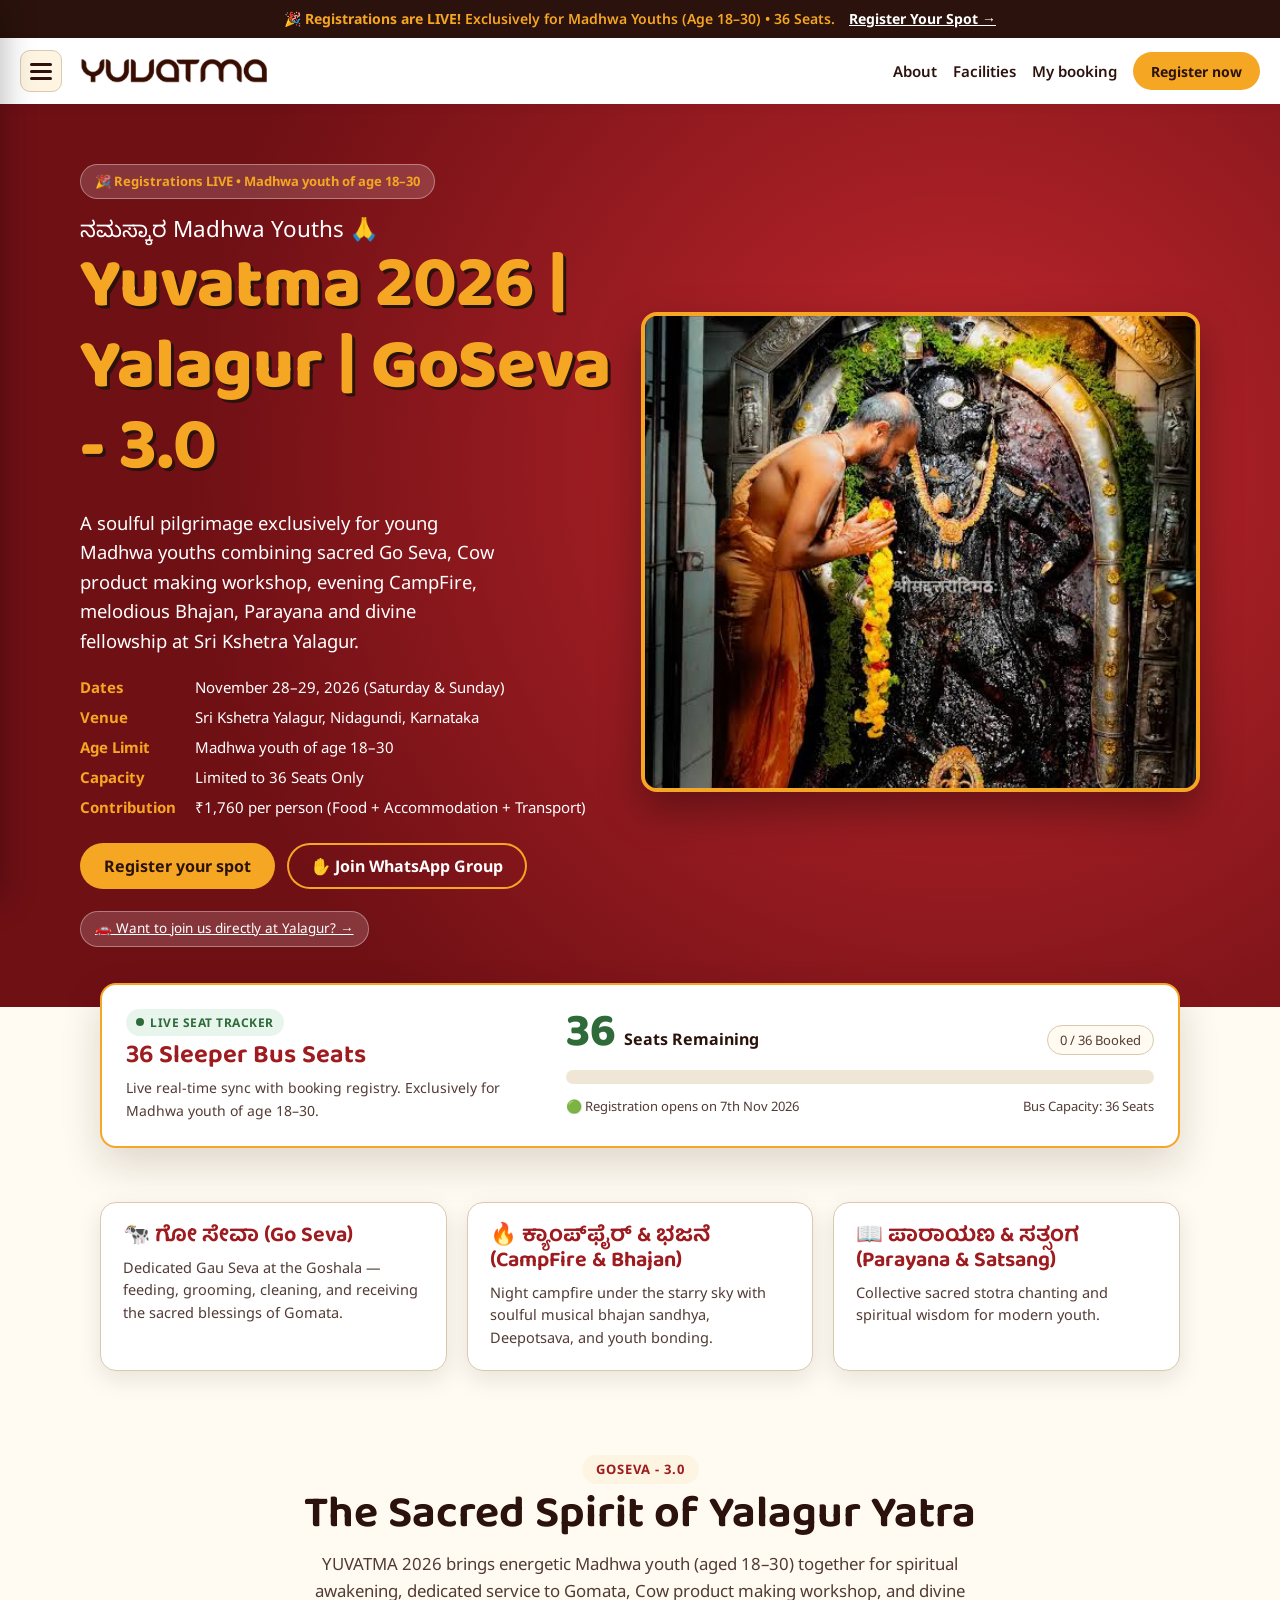
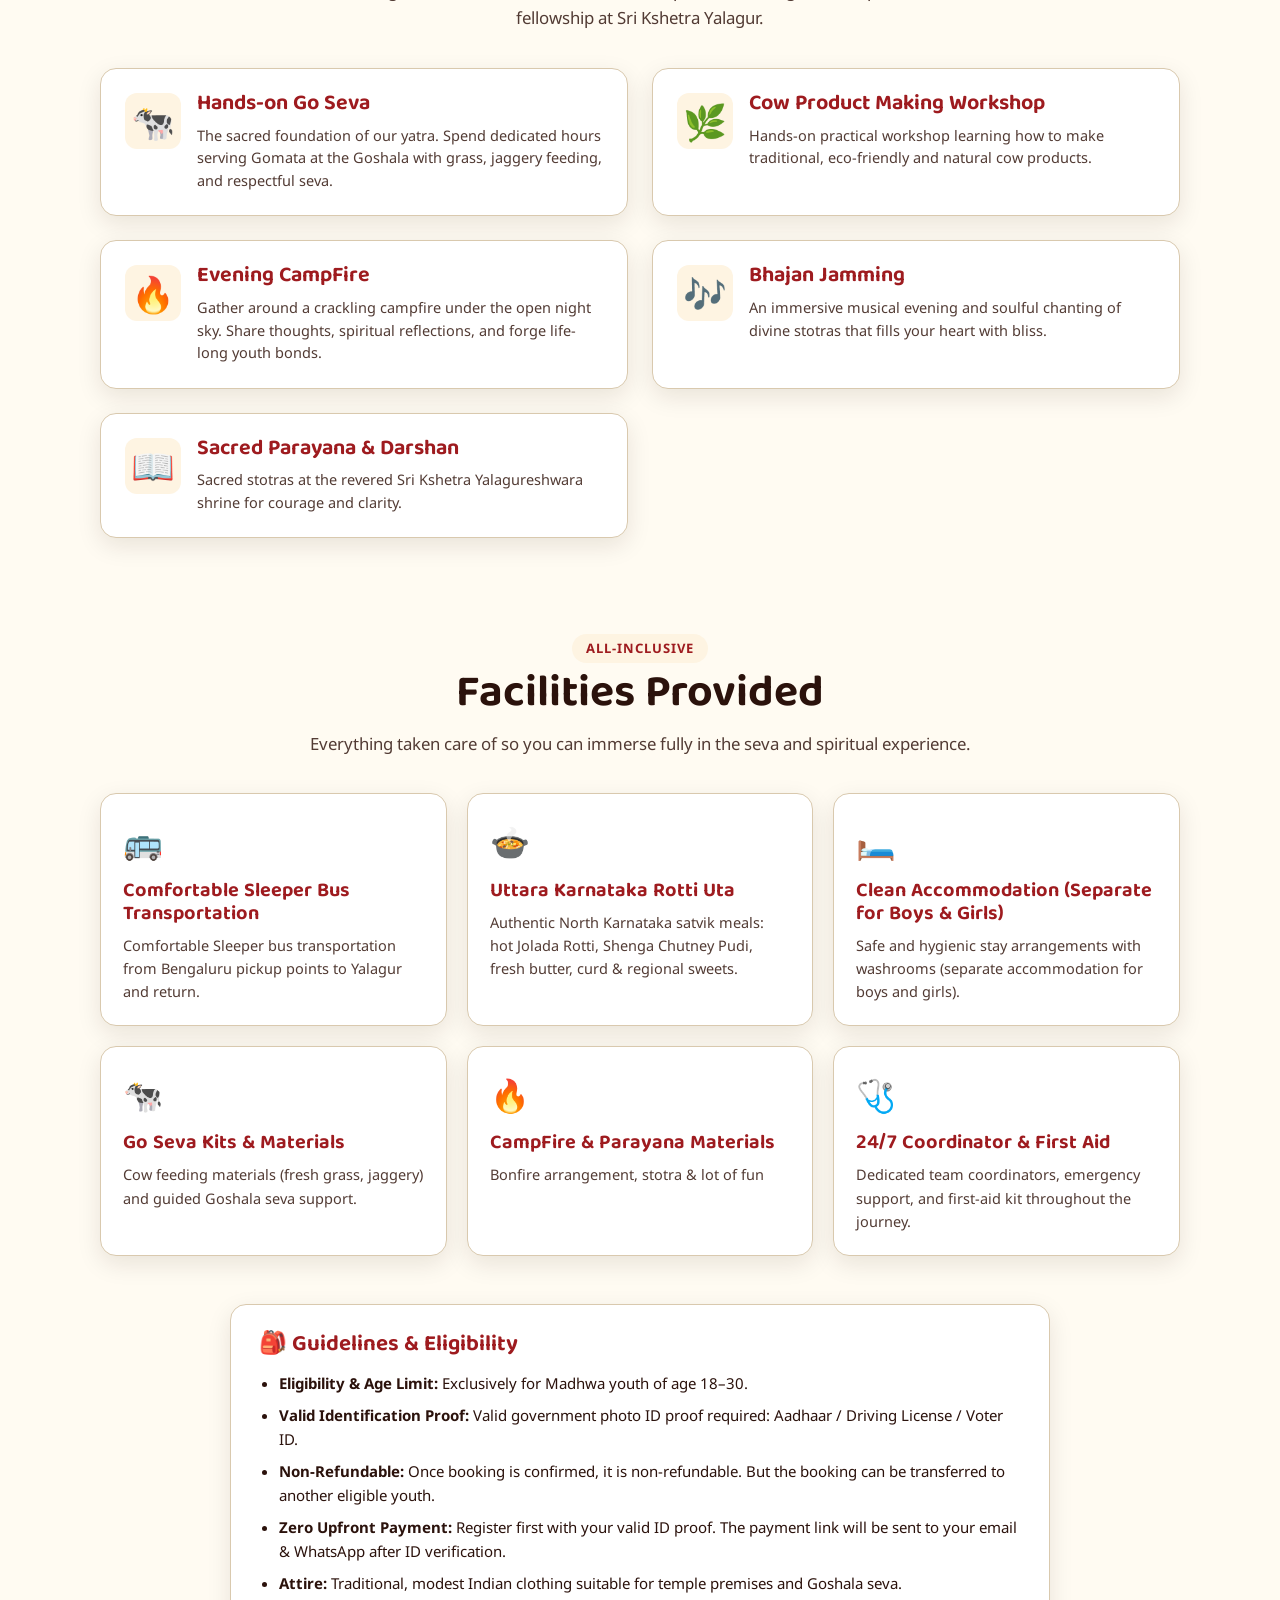
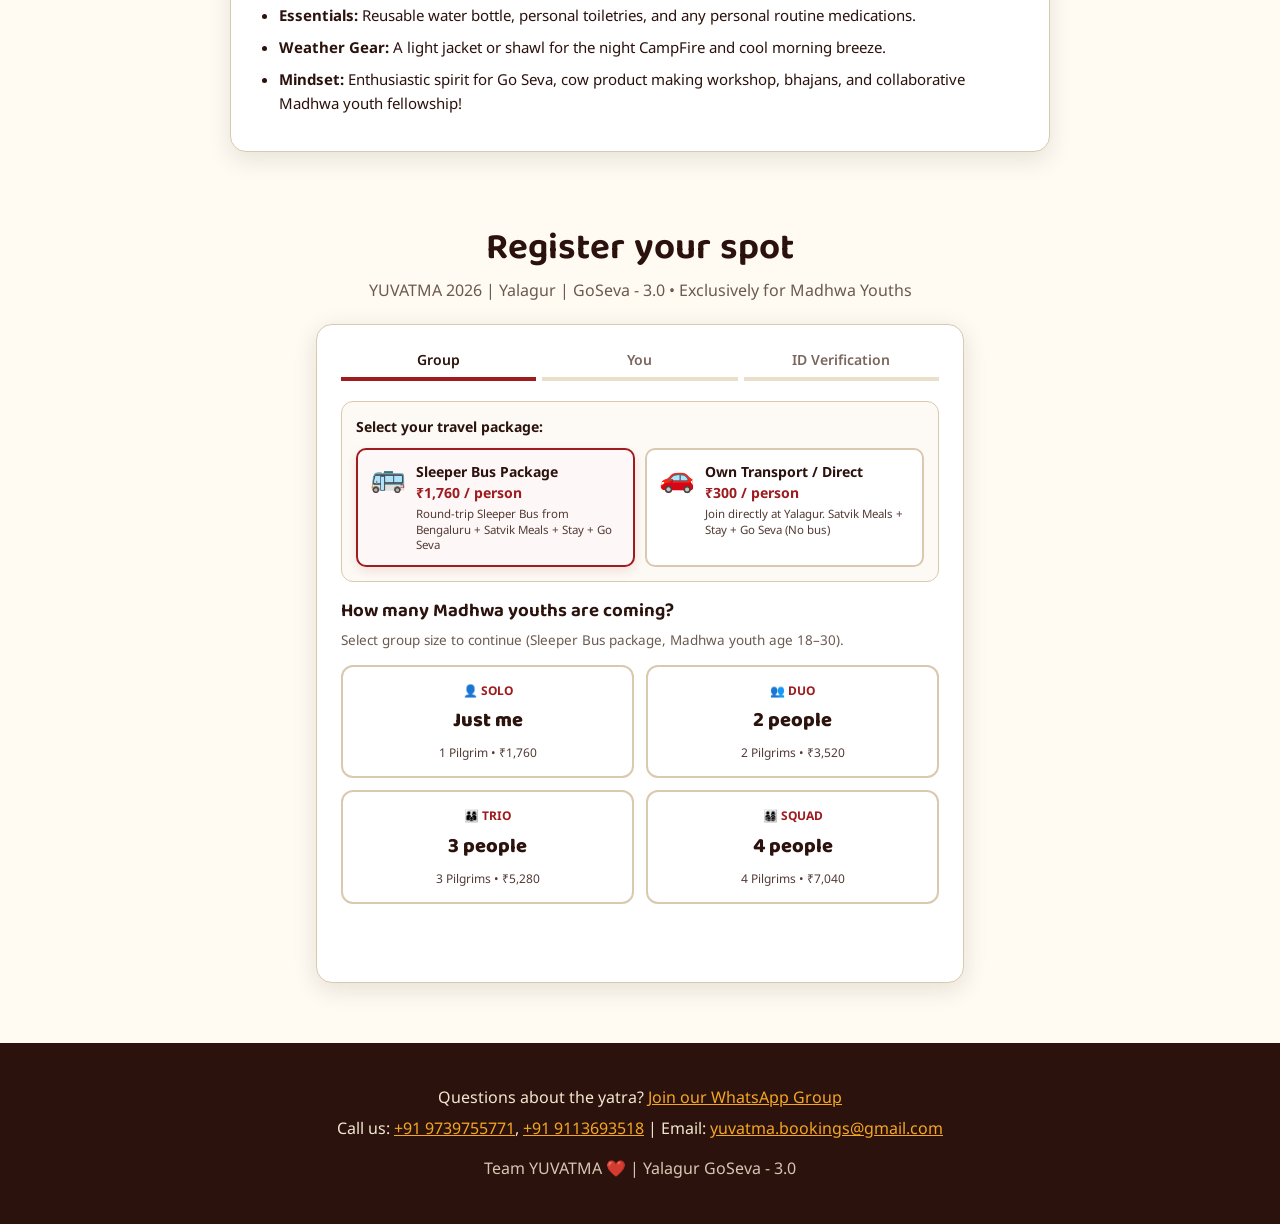
<file: index.html>
<!doctype html>
<html lang="en">
<head>
<meta charset="utf-8">
<meta name="viewport" content="width=device-width,initial-scale=1">
<title>Yuvatma 2026 | Yalagur | GoSeva - 3.0 | Exclusively for Madhwa Youths</title>
<meta name="description" content="Join Yuvatma 2026 | Yalagur | GoSeva - 3.0 on November 28–29, 2026. A sacred pilgrimage exclusively for young Madhwa youths aged 18–30. Sacred Go Seva, Cow product making workshop, evening CampFire, soulful Bhajan, Parayana, and youth fellowship.">
<link rel="preconnect" href="https://fonts.googleapis.com">
<link rel="preconnect" href="https://fonts.gstatic.com" crossorigin>
<link href="https://fonts.googleapis.com/css2?family=Baloo+Tamma+2:wght@600;700;800&family=Noto+Sans:wght@400;600;700&family=Noto+Sans+Kannada:wght@400;600;700&display=swap" rel="stylesheet">
<link rel="stylesheet" href="style.css">
</head>
<body>

<!-- Announcement Bar -->
<div class="announcement-bar" id="top-announcement">
  <span>📢 <b>YUVATMA GoSeva - 3.0</b> • Exclusively for Madhwa Youths (Age 18–30) • Bookings Open 7th Nov • Limited to 36 Seats</span>
  <button type="button" id="bar-interested-btn">✋ Interested</button>
</div>

<!-- Header -->
<header class="top">
  <div class="top-left">
    <button type="button" class="menu-btn" id="menu-btn" aria-label="Open Navigation Menu">
      <span class="bar"></span>
      <span class="bar"></span>
      <span class="bar"></span>
    </button>
    <a href="index.html">
      <img class="logo" src="logo.png" alt="YUVATMA" onerror="this.src='assets/logo.png'">
    </a>
  </div>
  <nav class="top-nav">
    <a href="#about" class="nav-link">About</a>
    <a href="#facilities" class="nav-link">Facilities</a>
    <a href="my-booking.html" class="nav-link">My booking</a>
    <div id="top-action-container" style="display:inline-block">
      <button type="button" class="btn sm" id="top-interested-btn">✋ Interested</button>
    </div>
  </nav>
</header>

<!-- Sidebar Drawer -->
<div class="sidebar-overlay" id="sidebar-overlay" aria-hidden="true"></div>
<aside class="sidebar" id="sidebar" aria-label="Main Navigation" aria-hidden="true">
  <div class="sidebar-header">
    <div class="sidebar-brand">
      <img src="logo.png" alt="YUVATMA" class="sidebar-logo" onerror="this.src='assets/logo.png'">
      <h3 class="sidebar-title">Yalagur Yatra 2026</h3>
    </div>
    <button type="button" class="sidebar-close" id="sidebar-close" aria-label="Close menu" title="Close menu">&#10005;</button>
  </div>

  <!-- Profile Card inside Sidebar -->
  <div class="sidebar-profile" id="sidebar-profile">
    <div class="profile-avatar">👤</div>
    <div class="profile-info">
      <span class="profile-name" id="sidebar-user-name">Welcome, Pilgrim</span>
      <span class="profile-status" id="sidebar-user-status">GoSeva - 3.0</span>
    </div>
  </div>

  <nav class="sidebar-nav">
    <a href="#about" class="sidebar-link">
      <span class="icon">🐄</span> Go Seva &amp; Highlights
    </a>
    <a href="#facilities" class="sidebar-link">
      <span class="icon">✨</span> Facilities Provided
    </a>
    <a href="#seats" class="sidebar-link">
      <span class="icon">🚌</span> Live Seat Availability
    </a>
    <a href="javascript:void(0)" class="sidebar-link" id="sb-interested-link">
      <span class="icon">✋</span> I'm Interested (Join Group)
    </a>
    <a href="#book" class="sidebar-link">
      <span class="icon">🎟️</span> Book Your Spot
    </a>
    <div class="sidebar-divider"></div>
    <a href="my-booking.html" class="sidebar-link highlight">
      <span class="icon">📑</span> My Bookings
    </a>
    <div class="sidebar-divider"></div>
    <div class="sidebar-contact-box">
      <h4>Contact YUVATMA</h4>
      <p class="contact-sub">Have questions or want trip updates? Reach out directly:</p>
      <a href="javascript:void(0)" class="contact-pill wa" id="sb-wa-link">
        <span>💬</span> Join WhatsApp Group
      </a>
      <a href="tel:+919739755771" class="contact-pill phone" id="sb-tel-link">
        <span>📞</span> Vivek Jahagirdar: +91 9739755771
      </a>
      <a href="tel:+919113693518" class="contact-pill phone" id="sb-tel-link2">
        <span>📞</span> Vishvesha V: +91 9113693518
      </a>
      <a href="mailto:yuvatma.bookings@gmail.com" class="contact-pill mail" id="sb-mail-link">
        <span>✉️</span> Email: yuvatma.bookings@gmail.com
      </a>
    </div>
  </nav>
</aside>

<!-- Hero Section -->
<section class="hero">
  <div>
    <div class="launch-badge">🗓️ Madhwa youth of age 18–30 • Bookings Open 7th Nov</div>
    <p class="namaste">ನಮಸ್ಕಾರ Madhwa Youths 🙏</p>
    <h1>Yuvatma 2026 | Yalagur | GoSeva - 3.0</h1>
    <p class="lead">A soulful pilgrimage exclusively for young Madhwa youths combining sacred Go Seva, Cow product making workshop, evening CampFire, melodious Bhajan, Parayana and divine fellowship at Sri Kshetra Yalagur.</p>
    <ul class="facts">
      <li><b>Dates</b> November 28–29, 2026 (Saturday &amp; Sunday)</li>
      <li><b>Venue</b> Sri Kshetra Yalagur, Nidagundi, Karnataka</li>
      <li><b>Age Limit</b> Madhwa youth of age 18–30</li>
      <li id="hero-fact-capacity"><b>Capacity</b> Limited to 36 Seats Only</li>
      <li id="hero-fact-price"><b>Contribution</b> ₹1,760 per person (Food + Accommodation + Transport)</li>
    </ul>
    <div class="hero-actions" id="hero-actions-container">
      <button type="button" class="btn" id="hero-interested-btn">✋ Interested</button>
      <a href="#book" class="hero-direct-link" id="hero-direct-link">🚗 Want to join us directly at Yalagur? &rarr;</a>
    </div>
  </div>
  <div>
    <img class="poster" src="assets/hero.jpg" alt="YUVATMA 2026 Yalagur GoSeva 3.0" onerror="this.src='poster.png'">
  </div>
</section>

<!-- Live Seat Tracker Section -->
<section class="seat-section" id="seats">
  <div class="seat-card">
    <div class="seat-header">
      <span class="live-badge"><span class="live-dot"></span> Live Seat Tracker</span>
      <h2 class="seat-title"><span id="seat-total-title">36</span> Sleeper Bus Seats</h2>
      <p class="seat-subtitle">Live real-time sync with booking registry. Exclusively for Madhwa youth of age 18–30.</p>
    </div>
    <div class="seat-stats">
      <div class="seat-numbers">
        <div class="seat-left-display">
          <span class="seat-big-num" id="seats-left-num">36</span>
          <span class="seat-big-label">Seats Remaining</span>
        </div>
        <span class="seat-total-pill"><span id="seats-booked-num">0</span> / <span id="seat-capacity-max">36</span> Booked</span>
      </div>
      <div class="progress-bar-wrap" aria-label="Seat booking progress">
        <div class="progress-bar-fill" id="seat-progress-bar" style="width: 0%;"></div>
      </div>
      <p class="seat-footer-note">
        <span id="seat-status-note">🟢 Registration opens on 7th Nov 2026</span>
        <span>Bus Capacity: <span id="seat-capacity-foot">36</span> Seats</span>
      </p>
    </div>
  </div>
</section>

<!-- Quick Highlights -->
<section class="hl">
  <div class="hl-card">
    <h3>🐄 ಗೋ ಸೇವಾ (Go Seva)</h3>
    <p>Dedicated Gau Seva at the Goshala — feeding, grooming, cleaning, and receiving the sacred blessings of Gomata.</p>
  </div>
  <div class="hl-card">
    <h3>🔥 ಕ್ಯಾಂಪ್‌ಫೈರ್ &amp; ಭಜನೆ (CampFire &amp; Bhajan)</h3>
    <p>Night campfire under the starry sky with soulful musical bhajan sandhya, Deepotsava, and youth bonding.</p>
  </div>
  <div class="hl-card">
    <h3>📖 ಪಾರಾಯಣ &amp; ಸತ್ಸಂಗ (Parayana &amp; Satsang)</h3>
    <p>Collective sacred stotra chanting and spiritual wisdom for modern youth.</p>
  </div>
</section>

<!-- About Section -->
<section class="section" id="about">
  <div class="section-header">
    <span class="section-tag">GoSeva - 3.0</span>
    <h2>The Sacred Spirit of Yalagur Yatra</h2>
    <p>YUVATMA 2026 brings energetic Madhwa youth (aged 18–30) together for spiritual awakening, dedicated service to Gomata, Cow product making workshop, and divine fellowship at Sri Kshetra Yalagur.</p>
  </div>
  <div class="about-grid">
    <div class="about-box">
      <div class="about-box-icon">🐄</div>
      <div>
        <h3>Hands-on Go Seva</h3>
        <p>The sacred foundation of our yatra. Spend dedicated hours serving Gomata at the Goshala with grass, jaggery feeding, and respectful seva.</p>
      </div>
    </div>
    <div class="about-box">
      <div class="about-box-icon">🌿</div>
      <div>
        <h3>Cow Product Making Workshop</h3>
        <p>Hands-on practical workshop learning how to make traditional, eco-friendly and natural cow products.</p>
      </div>
    </div>
    <div class="about-box">
      <div class="about-box-icon">🔥</div>
      <div>
        <h3>Evening CampFire</h3>
        <p>Gather around a crackling campfire under the open night sky. Share thoughts, spiritual reflections, and forge life-long youth bonds.</p>
      </div>
    </div>
    <div class="about-box">
      <div class="about-box-icon">🎶</div>
      <div>
        <h3>Bhajan Jamming</h3>
        <p>An immersive musical evening and soulful chanting of divine stotras that fills your heart with bliss.</p>
      </div>
    </div>
    <div class="about-box">
      <div class="about-box-icon">📖</div>
      <div>
        <h3>Sacred Parayana &amp; Darshan</h3>
        <p>Sacred stotras at the revered Sri Kshetra Yalagureshwara shrine for courage and clarity.</p>
      </div>
    </div>
  </div>
</section>

<!-- Facilities Provided Section -->
<section class="section" id="facilities">
  <div class="section-header">
    <span class="section-tag">All-Inclusive</span>
    <h2>Facilities Provided</h2>
    <p>Everything taken care of so you can immerse fully in the seva and spiritual experience.</p>
  </div>
  <div class="facilities-grid">
    <div class="facility-card">
      <div class="facility-icon">🚌</div>
      <h3>Comfortable Sleeper Bus Transportation</h3>
      <p>Comfortable Sleeper bus transportation from Bengaluru pickup points to Yalagur and return.</p>
    </div>
    <div class="facility-card">
      <div class="facility-icon">🍲</div>
      <h3>Uttara Karnataka Rotti Uta</h3>
      <p>Authentic North Karnataka satvik meals: hot Jolada Rotti, Shenga Chutney Pudi, fresh butter, curd &amp; regional sweets.</p>
    </div>
    <div class="facility-card">
      <div class="facility-icon">🛏️</div>
      <h3>Clean Accommodation (Separate for Boys &amp; Girls)</h3>
      <p>Safe and hygienic stay arrangements with washrooms (separate accommodation for boys and girls).</p>
    </div>
    <div class="facility-card">
      <div class="facility-icon">🐄</div>
      <h3>Go Seva Kits &amp; Materials</h3>
      <p>Cow feeding materials (fresh grass, jaggery) and guided Goshala seva support.</p>
    </div>
    <div class="facility-card">
      <div class="facility-icon">🔥</div>
      <h3>CampFire &amp; Parayana Materials</h3>
      <p>Bonfire arrangement, stotra &amp; lot of fun</p>
    </div>
    <div class="facility-card">
      <div class="facility-icon">🩺</div>
      <h3>24/7 Coordinator &amp; First Aid</h3>
      <p>Dedicated team coordinators, emergency support, and first-aid kit throughout the journey.</p>
    </div>
  </div>
</section>

<!-- Guidelines & What to Carry -->
<section class="section" id="guidelines" style="padding-top: 0;">
  <div class="guidelines-card">
    <h3 style="color:var(--red); font-size:1.4rem;">🎒 Guidelines &amp; Eligibility</h3>
    <ul>
      <li><b>Eligibility &amp; Age Limit:</b> Exclusively for Madhwa youth of age 18–30.</li>
      <li><b>Valid Identification Proof:</b> Valid government photo ID proof required: Aadhaar / Driving License / Voter ID.</li>
      <li><b>Non-Refundable:</b> Once booking is confirmed, it is non-refundable. But the booking can be transferred to another eligible youth.</li>
      <li><b>Zero Upfront Payment:</b> Register first with your valid ID proof. The payment link will be sent to your email &amp; WhatsApp after ID verification.</li>
      <li><b>Attire:</b> Traditional, modest Indian clothing suitable for temple premises and Goshala seva.</li>
      <li><b>Essentials:</b> Reusable water bottle, personal toiletries, and any personal routine medications.</li>
      <li><b>Weather Gear:</b> A light jacket or shawl for the night CampFire and cool morning breeze.</li>
      <li><b>Mindset:</b> Enthusiastic spirit for Go Seva, cow product making workshop, bhajans, and collaborative Madhwa youth fellowship!</li>
    </ul>
  </div>
</section>

<!-- Booking Section -->
<main id="book" class="book">
  <h2 id="book-title">Register your spot</h2>
  <p class="sub">YUVATMA 2026 | Yalagur | GoSeva - 3.0 • Exclusively for Madhwa Youths</p>



  <!-- Pre-booking Marketing Notice Box (Shown before 7th Nov) -->
  <div class="prebooking-notice" id="prebooking-banner">
    <div class="prebooking-icon">📢</div>
    <div class="prebooking-content">
      <h3>Bookings Open on 7th November 2026</h3>
      <p id="prebooking-desc">Official registration for YUVATMA GoSeva - 3.0 opens on <b>Friday, 7th November</b>. Strictly limited to <b>36 seats</b> (Madhwa youth of age 18–30). Contribution: ₹1,760 per person (payment collected only after ID verification).</p>
      <div class="prebooking-actions">
        <button type="button" class="btn sm" id="prebook-interested-btn">✋ Express Interest &amp; Join Group</button>
      </div>
    </div>
  </div>

  <!-- Booking Form Card (Active once bookings open on 7th Nov) -->
  <div class="card" id="card">
    <ol class="steps" id="steps"></ol>
    <form id="f" novalidate>
      <div id="stage"></div>
      <input class="hp" type="text" id="hp" tabindex="-1" autocomplete="off" aria-hidden="true">
      <div class="total" id="total"></div>
      <p class="err" id="err" role="alert"></p>
      <div class="nav">
        <button type="button" class="btn ghost" id="back">Back</button>
        <button type="submit" class="btn" id="next">Continue</button>
      </div>
    </form>
  </div>
</main>

<!-- Interested Modal Dialog (Name, Age, Ph no, Gotra -> Join Group) -->
<div class="modal-overlay" id="interested-modal" aria-hidden="true" role="dialog" aria-modal="true" aria-labelledby="int-modal-title">
  <div class="modal-dialog">
    <button type="button" class="modal-close" id="int-modal-close" aria-label="Close dialog">&times;</button>
    <div class="interested-modal-header">
      <span class="interested-badge">GoSeva - 3.0</span>
      <h3 class="modal-title" id="int-modal-title">Express Interest &amp; Join Group</h3>
      <p class="modal-subtitle">Fill your details below to join the official YUVATMA WhatsApp group. Exclusively for Madhwa youth of age 18–30.</p>
    </div>
    <form id="interested-form" class="interested-form" novalidate>
      <div class="form-group">
        <label for="int-name">Full Name <span style="color:var(--red)">*</span></label>
        <input type="text" id="int-name" autocomplete="name" placeholder="Enter your full name" required>
      </div>
      <div class="form-group">
        <label for="int-age">Age (Madhwa youth of age 18–30) <span style="color:var(--red)">*</span></label>
        <input type="number" id="int-age" min="18" max="30" inputmode="numeric" placeholder="e.g. 24" required>
        <div class="field-hint">Eligible age group: Madhwa youth of age 18 to 30 years.</div>
      </div>
      <div class="form-group">
        <label for="int-phone">WhatsApp Mobile Number <span style="color:var(--red)">*</span></label>
        <input type="tel" id="int-phone" inputmode="numeric" maxlength="10" placeholder="10-digit mobile number" required>
      </div>
      <div class="form-group">
        <label for="int-gotra">Gotra <span style="color:var(--red)">*</span></label>
        <input type="text" id="int-gotra" placeholder="e.g. Kashyapa / Vishwamitra / Bharadwaja" required>
      </div>
      <div class="form-group">
        <label for="int-matha">Matha <span style="color:var(--red)">*</span></label>
        <input type="text" id="int-matha" placeholder="e.g. Uttaradimath / Rayara Math / Vyasaraja Math / Udupi Matha / Sripadaraja Math" required>
      </div>
      <p class="err-msg" id="int-err" role="alert"></p>
      <button type="submit" class="btn" id="int-submit-btn">Join group &rarr;</button>
    </form>
  </div>
</div>

<!-- Registration Submission Success Modal Dialog -->
<div class="modal-overlay" id="submission-success-modal" aria-hidden="true" role="dialog" aria-modal="true" aria-labelledby="sub-success-title">
  <div class="modal-dialog" style="max-width: 520px; text-align: center;">
    <button type="button" class="modal-close" id="sub-success-close" aria-label="Close dialog">&times;</button>
    <div style="font-size: 3.5rem; margin-bottom: 8px;">🎉</div>
    <span class="interested-badge" style="background:var(--leaf-light);color:var(--leaf);border-color:var(--leaf)">Registration Received</span>
    <h3 class="modal-title" id="sub-success-title" style="margin-top:10px;">ID Verification in Progress</h3>
    <div style="margin: 14px auto; background: var(--gold-light); padding: 10px 18px; border-radius: 8px; display: inline-block;">
      <span style="font-size: 13px; color: var(--ink-light); display: block;">Your Booking ID</span>
      <b id="sub-success-id" style="font-size: 1.5rem; color: var(--red); letter-spacing: 1px;">YUV-0000</b>
    </div>
    <p style="font-size: 15px; color: var(--ink); line-height: 1.6; margin-bottom: 16px;">
      Namaskara! Your registration details and <b>Valid ID Proof</b> have been submitted.
      <br><br>
      <b>Next Step:</b> The YUVATMA team will manually verify your Valid ID proof. Once verified, we will send your <b>Official Payment Link</b> to your registered Email (<b id="sub-success-email">your email</b>) and WhatsApp.
    </p>

    <!-- Spam Folder Alert Box -->
    <div style="background: #fffbeb; border: 1px solid #fde68a; border-left: 4px solid #f59e0b; border-radius: 8px; padding: 12px 14px; text-align: left; font-size: 13.5px; color: #92400e; margin-bottom: 16px; line-height: 1.5;">
      📬 <b>Important: Check your Spam / Promotions folder!</b><br>
      Automated emails to first-time recipients may occasionally land in your <b>Spam or Promotions</b> tab. If found there, please click <b>"Report not spam"</b> or move it to your <b>Primary inbox</b> so you don't miss your payment link.
    </div>

    <div style="background: #fff; border: 1px dashed var(--line); border-radius: 10px; padding: 14px; text-align: left; font-size: 14px; margin-bottom: 20px;">
      <b style="color: var(--ink);">How it works from here:</b>
      <ol style="margin: 8px 0 0 18px; padding: 0; line-height: 1.6;">
        <li>Team verifies your Valid ID proof (Aadhaar / DL / Voter ID).</li>
        <li>Payment link is sent to your Email &amp; WhatsApp.</li>
        <li>Pay via PhonePe / any UPI app &amp; send the screenshot on WhatsApp.</li>
        <li>Team confirms payment &amp; marks your booking Verified!</li>
      </ol>
    </div>
    <div style="display: flex; gap: 10px; flex-wrap: wrap; justify-content: center;">
      <a href="my-booking.html" class="btn" style="flex: 1; min-width: 170px;">View in 'My Booking'</a>
      <button type="button" class="btn ghost" id="sub-success-ok-btn" style="flex: 1; min-width: 120px;">Understood</button>
    </div>
  </div>
</div>

<!-- Footer -->
<footer>
  <p>Questions about the yatra? <a id="wa" href="javascript:void(0)">Join our WhatsApp Group</a></p>
  <p>Call us: <a href="tel:+919739755771">+91 9739755771</a>, <a href="tel:+919113693518">+91 9113693518</a> | Email: <a href="mailto:yuvatma.bookings@gmail.com">yuvatma.bookings@gmail.com</a></p>
  <p style="margin-top: 14px; opacity: 0.85;">Team YUVATMA ❤️ | Yalagur GoSeva - 3.0</p>
</footer>

<script src="config.js"></script>
<script src="script.js"></script>
</body>
</html>
</file>
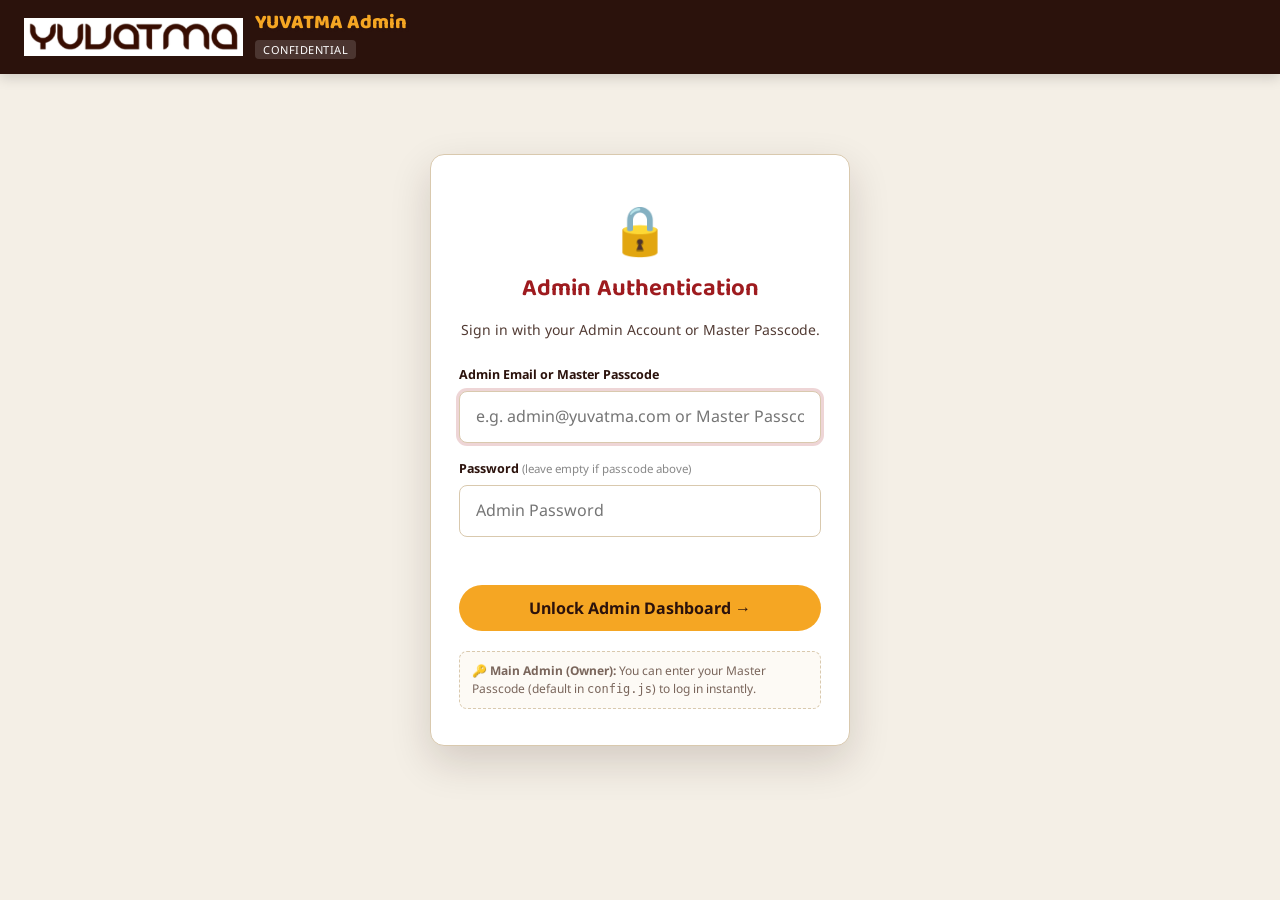
<file: admin.html>
<!doctype html>
<html lang="en">
<head>
<meta charset="utf-8">
<meta name="viewport" content="width=device-width,initial-scale=1">
<title>Admin Dashboard | YUVATMA 2026</title>
<link rel="preconnect" href="https://fonts.googleapis.com">
<link rel="preconnect" href="https://fonts.gstatic.com" crossorigin>
<link href="https://fonts.googleapis.com/css2?family=Baloo+Tamma+2:wght@600;700;800&family=Noto+Sans:wght@400;600;700&family=Noto+Sans+Kannada:wght@400;600;700&display=swap" rel="stylesheet">
<link rel="stylesheet" href="style.css">
<style>
/* Admin Specific Styles */
.admin-body {
  background: #f4efe6;
  min-height: 100vh;
}
.admin-nav {
  background: var(--ink);
  color: #fff;
  padding: 12px 24px;
  position: sticky;
  top: 0;
  z-index: 100;
  box-shadow: 0 4px 12px rgba(0,0,0,0.15);
}
.admin-nav-inner {
  display: flex;
  justify-content: space-between;
  align-items: center;
  width: 100%;
}
.admin-brand {
  display: flex;
  align-items: center;
  gap: 12px;
}
.admin-brand img {
  height: 38px;
}
.admin-brand h1 {
  font-size: 1.25rem;
  color: var(--gold);
  margin: 0;
  line-height: 1.2;
}
.admin-brand span {
  font-size: 11px;
  background: rgba(255,255,255,0.15);
  color: #fff;
  padding: 2px 8px;
  border-radius: 4px;
  letter-spacing: 0.5px;
}
.admin-menu-toggle {
  display: none;
  align-items: center;
  gap: 6px;
  background: rgba(255,255,255,0.14);
  border: 1px solid rgba(255,255,255,0.25);
  color: #fff;
  padding: 7px 12px;
  border-radius: 6px;
  font-size: 13px;
  font-weight: 700;
  cursor: pointer;
  transition: all 0.2s;
}
.admin-menu-toggle:hover, .admin-menu-toggle.active {
  background: rgba(255,255,255,0.25);
}
.admin-actions {
  display: flex;
  align-items: center;
  gap: 10px;
  flex-wrap: wrap;
}
.admin-user-pill {
  display: inline-flex;
  align-items: center;
  gap: 8px;
  background: rgba(255,255,255,0.1);
  border: 1px solid rgba(255,255,255,0.22);
  border-radius: 999px;
  padding: 4px 12px;
  font-size: 13px;
  color: #fff;
}
.role-badge {
  padding: 2px 7px;
  border-radius: 4px;
  font-size: 10.5px;
  font-weight: 800;
  letter-spacing: 0.5px;
  text-transform: uppercase;
}
.role-badge.owner { background: #f3b23e; color: #2b120c; }
.role-badge.write { background: #16a34a; color: #fff; }
.role-badge.read { background: #64748b; color: #fff; }
.btn-admin-sm {
  padding: 6px 14px;
  font-size: 13px;
  border-radius: 6px;
  border: 1px solid rgba(255,255,255,0.25);
  background: transparent;
  color: #fff;
  cursor: pointer;
  font-weight: 600;
  transition: all 0.2s;
}
.btn-admin-sm:hover {
  background: rgba(255,255,255,0.15);
}
.btn-admin-logout {
  background: #b00020;
  border-color: #b00020;
}
.btn-admin-logout:hover {
  background: #8e0018;
}

/* Container */
.admin-container {
  max-width: 1400px;
  margin: 24px auto;
  padding: 0 20px 40px;
}

/* Login Box */
.login-wrap {
  max-width: 420px;
  margin: 80px auto;
  background: #fff;
  border-radius: 14px;
  border: 1px solid var(--line);
  padding: 36px 28px;
  box-shadow: var(--shadow-lg);
  text-align: center;
}
.login-wrap h2 {
  color: var(--red);
  margin: 10px 0 6px;
}
.login-wrap p {
  color: var(--ink-light);
  font-size: 14px;
  margin-bottom: 24px;
}
.login-form input {
  width: 100%;
  padding: 12px 16px;
  border: 1px solid var(--line);
  border-radius: 8px;
  font-size: 16px;
  margin-bottom: 16px;
  box-sizing: border-box;
}

/* KPI Stats Grid */
.kpi-grid {
  display: grid;
  grid-template-columns: repeat(auto-fit, minmax(190px, 1fr));
  gap: 14px;
  margin-bottom: 24px;
}
.kpi-card {
  background: #fff;
  border: 1px solid var(--line);
  border-radius: 12px;
  padding: 16px;
  box-shadow: 0 2px 8px rgba(43,18,12,0.04);
  position: relative;
  overflow: hidden;
}
.kpi-card::before {
  content: "";
  position: absolute;
  top: 0; left: 0; right: 0;
  height: 4px;
  background: var(--gold);
}
.kpi-card.green::before { background: var(--leaf); }
.kpi-card.red::before { background: var(--red); }
.kpi-card.purple::before { background: #5f259f; }
.kpi-card.blue::before { background: #2563eb; }
.kpi-title {
  font-size: 12px;
  text-transform: uppercase;
  color: var(--ink-light);
  font-weight: 700;
  letter-spacing: 0.5px;
}
.kpi-value {
  font-size: 2rem;
  font-weight: 800;
  color: var(--ink);
  margin: 4px 0 0;
  font-family: "Baloo Tamma 2", sans-serif;
  line-height: 1.1;
}
.kpi-sub {
  font-size: 12px;
  color: #7a665c;
  margin-top: 4px;
}

/* Controls Bar */
.controls-bar {
  background: #fff;
  border: 1px solid var(--line);
  border-radius: 12px;
  padding: 16px;
  margin-bottom: 20px;
  display: flex;
  gap: 14px;
  flex-wrap: wrap;
  align-items: center;
  justify-content: space-between;
}
.search-box {
  flex: 1;
  min-width: 260px;
  position: relative;
}
.search-box input {
  width: 100%;
  padding: 10px 14px 10px 38px;
  border: 1px solid var(--line);
  border-radius: 8px;
  font-size: 15px;
  box-sizing: border-box;
}
.search-icon {
  position: absolute;
  left: 12px;
  top: 50%;
  transform: translateY(-50%);
  font-size: 16px;
  color: #888;
}
.search-clear {
  position: absolute;
  right: 12px;
  top: 50%;
  transform: translateY(-50%);
  background: transparent;
  border: none;
  font-size: 15px;
  color: #94a3b8;
  cursor: pointer;
  padding: 4px;
  display: flex;
  align-items: center;
  justify-content: center;
  line-height: 1;
  transition: color 0.15s;
}
.search-clear:hover {
  color: var(--red);
}
.filter-tabs {
  display: flex;
  gap: 6px;
  flex-wrap: wrap;
}
.tab-btn {
  padding: 8px 14px;
  border-radius: 8px;
  border: 1px solid var(--line);
  background: #fdfaf5;
  color: var(--ink);
  font-size: 13.5px;
  font-weight: 600;
  cursor: pointer;
  transition: all 0.15s;
}
.tab-btn.active {
  background: var(--red);
  color: #fff;
  border-color: var(--red);
}
.tab-btn .badge {
  display: inline-block;
  padding: 1px 6px;
  border-radius: 999px;
  font-size: 11px;
  background: rgba(0,0,0,0.08);
  margin-left: 4px;
}
.tab-btn.active .badge {
  background: rgba(255,255,255,0.25);
  color: #fff;
}

/* Bookings Table / Cards */
.table-card {
  background: #fff;
  border: 1px solid var(--line);
  border-radius: 12px;
  overflow: hidden;
  box-shadow: 0 4px 14px rgba(43,18,12,0.05);
}
.table-responsive {
  overflow-x: auto;
  width: 100%;
}
table.admin-table {
  width: 100%;
  border-collapse: collapse;
  font-size: 14px;
  text-align: left;
}
table.admin-table th {
  background: #fbf7ef;
  color: var(--ink);
  padding: 12px 14px;
  font-weight: 700;
  border-bottom: 2px solid var(--line);
  white-space: nowrap;
}
table.admin-table td {
  padding: 14px;
  border-bottom: 1px solid #f0e6d6;
  vertical-align: top;
}
table.admin-table tr:hover td {
  background: #fffefb;
}

/* Status Badges */
.status-pill {
  display: inline-flex;
  align-items: center;
  gap: 5px;
  padding: 4px 10px;
  border-radius: 999px;
  font-size: 12px;
  font-weight: 700;
  white-space: nowrap;
}
.status-pill.id-pending {
  background: #fef3c7;
  color: #92400e;
  border: 1px solid #fcd34d;
}
.status-pill.pay-pending {
  background: #ede9fe;
  color: #5b21b6;
  border: 1px solid #ddd6fe;
}
.status-pill.confirmed {
  background: #dcfce7;
  color: #166534;
  border: 1px solid #86efac;
}

/* Action Buttons inside Table */
.action-cluster {
  display: flex;
  flex-direction: column;
  gap: 6px;
  min-width: 170px;
}
.btn-action {
  padding: 7px 12px;
  border-radius: 6px;
  border: 0;
  font-size: 12.5px;
  font-weight: 700;
  cursor: pointer;
  display: inline-flex;
  align-items: center;
  justify-content: center;
  gap: 6px;
  text-decoration: none;
  transition: all 0.15s;
}
.btn-action.approve-id {
  background: #2563eb;
  color: #fff !important;
}
.btn-action.approve-id:hover {
  background: #1d4ed8;
}
.btn-action.confirm-pay {
  background: #16a34a;
  color: #fff !important;
}
.btn-action.confirm-pay:hover {
  background: #15803d;
}
.btn-action.wa-chat {
  background: #f0fdf4;
  color: #15803d !important;
  border: 1px solid #bbf7d0;
}
.btn-action.wa-chat:hover {
  background: #dcfce7;
}
.btn-action.view-doc {
  background: #f8fafc;
  color: #334155 !important;
  border: 1px solid #cbd5e1;
}
.btn-action.view-doc:hover {
  background: #e2e8f0;
}

/* Details Popup Modal */
.admin-modal {
  max-width: 650px;
  max-height: 85vh;
  overflow-y: auto;
}
.admin-modal.wide-modal {
  max-width: 840px;
}
.admin-team-card {
  background: #fdfaf5;
  border: 1px solid var(--line);
  border-radius: 10px;
  padding: 18px;
  margin-bottom: 20px;
}
.admin-team-card h3 {
  margin: 0 0 12px;
  font-size: 16px;
  color: var(--ink);
}
.detail-grid {
  display: grid;
  grid-template-columns: repeat(2, 1fr);
  gap: 12px;
  font-size: 14px;
  margin: 16px 0;
}
.detail-item {
  background: #fdfaf5;
  border: 1px solid var(--line);
  padding: 10px 14px;
  border-radius: 8px;
}
.detail-label {
  font-size: 12px;
  color: #7a665c;
  font-weight: 700;
  text-transform: uppercase;
}
.detail-value {
  font-size: 15px;
  color: var(--ink);
  font-weight: 600;
  margin-top: 2px;
}

.notice-toast {
  position: fixed;
  bottom: 24px;
  right: 24px;
  background: #1e293b;
  color: #fff;
  padding: 14px 22px;
  border-radius: 10px;
  box-shadow: 0 10px 25px rgba(0,0,0,0.25);
  font-size: 15px;
  font-weight: 600;
  z-index: 1000;
  display: flex;
  align-items: center;
  gap: 10px;
  transform: translateY(100px);
  opacity: 0;
  transition: all 0.3s cubic-bezier(0.16, 1, 0.3, 1);
}
.notice-toast.active {
  transform: translateY(0);
  opacity: 1;
}

/* ============================================================
   RESPONSIVE MOBILE STYLES FOR ADMIN DASHBOARD (Phone Friendly)
   ============================================================ */
@media (max-width: 860px) {
  /* 1. Mobile Header & Nav */
  .admin-nav {
    padding: 10px 14px;
  }
  .admin-menu-toggle {
    display: inline-flex;
  }
  .admin-brand h1 {
    font-size: 1.1rem;
  }
  .admin-brand img {
    height: 32px;
  }
  .admin-actions {
    display: none !important;
    width: 100%;
    flex-direction: column;
    align-items: stretch;
    gap: 8px;
    margin-top: 10px;
    padding-top: 10px;
    border-top: 1px solid rgba(255,255,255,0.15);
  }
  .admin-actions.mobile-open {
    display: flex !important;
  }
  .admin-user-pill {
    width: 100%;
    justify-content: center;
    box-sizing: border-box;
    padding: 8px 12px;
  }
  .btn-admin-sm {
    width: 100%;
    box-sizing: border-box;
    text-align: center;
    padding: 10px 14px;
    font-size: 14px;
  }

  /* 2. Container Padding */
  .admin-container {
    padding: 0 12px 30px;
    margin: 14px auto;
  }

  /* 3. KPI Summary Grid (2 columns on mobile) */
  .kpi-grid {
    grid-template-columns: repeat(2, 1fr);
    gap: 10px;
    margin-bottom: 16px;
  }
  .kpi-card {
    padding: 12px 10px;
  }
  .kpi-title {
    font-size: 10.5px;
  }
  .kpi-value {
    font-size: 1.6rem;
  }
  .kpi-sub {
    font-size: 11px;
  }

  /* 4. Controls Bar (Search + Swipeable Tabs) */
  .controls-bar {
    padding: 12px;
    margin-bottom: 14px;
    gap: 10px;
  }
  .search-box {
    width: 100%;
    min-width: 100%;
  }
  .search-box input {
    font-size: 14.5px;
    padding: 10px 12px 10px 36px;
  }
  .filter-tabs {
    width: 100%;
    overflow-x: auto;
    white-space: nowrap;
    flex-wrap: nowrap;
    padding-bottom: 6px;
    -webkit-overflow-scrolling: touch;
    scrollbar-width: none;
  }
  .filter-tabs::-webkit-scrollbar {
    display: none;
  }
  .tab-btn {
    flex-shrink: 0;
    padding: 8px 12px;
    font-size: 13px;
  }

  /* 5. Mobile Card Transformation for Bookings & Inquiries */
  .table-card {
    background: transparent;
    border: none;
    box-shadow: none;
    overflow: visible;
  }
  .table-responsive {
    overflow: visible;
  }
  table.admin-table,
  table.admin-table thead,
  table.admin-table tbody,
  table.admin-table th,
  table.admin-table td,
  table.admin-table tr {
    display: block;
    width: 100%;
    box-sizing: border-box;
  }
  table.admin-table thead {
    display: none;
  }
  table.admin-table tr {
    background: #fff;
    border: 1px solid var(--line);
    border-radius: 14px;
    margin-bottom: 16px;
    padding: 16px;
    box-shadow: 0 3px 10px rgba(43,18,12,0.05);
  }
  table.admin-table td {
    padding: 9px 0;
    border-bottom: 1px dashed #f0e6d6;
    text-align: left;
  }
  table.admin-table td:last-child {
    border-bottom: none;
    padding-top: 14px;
  }
  table.admin-table td::before {
    content: attr(data-label);
    display: block;
    font-size: 11px;
    font-weight: 700;
    text-transform: uppercase;
    color: #8c7366;
    margin-bottom: 4px;
    letter-spacing: 0.5px;
  }
  table.admin-table td[data-label="Actions"]::before,
  table.admin-table td[data-label="Action"]::before {
    display: none;
  }
  .action-cluster {
    width: 100%;
    min-width: 0;
    gap: 8px;
  }
  .btn-action {
    width: 100%;
    padding: 11px 16px;
    font-size: 14px;
    border-radius: 8px;
    box-sizing: border-box;
  }

  /* 6. Modal Dialogs on Phone */
  .modal-dialog.admin-modal {
    width: 95% !important;
    max-width: 95% !important;
    max-height: 90vh !important;
    padding: 18px 16px !important;
    margin: 16px auto !important;
    box-sizing: border-box !important;
  }
  .detail-grid {
    grid-template-columns: 1fr !important;
    gap: 8px !important;
  }
  .detail-item {
    padding: 8px 12px !important;
  }
  .detail-value {
    font-size: 14px !important;
    word-break: break-word !important;
  }

  /* 7. Toast on Phone */
  .notice-toast {
    left: 14px;
    right: 14px;
    bottom: 14px;
    padding: 12px 16px;
    font-size: 13.5px;
    justify-content: center;
    text-align: center;
  }
}

@media (max-width: 480px) {
  .login-wrap {
    margin: 36px 12px;
    padding: 24px 18px;
  }
  .login-wrap h2 {
    font-size: 1.45rem;
  }
  .kpi-grid {
    grid-template-columns: 1fr 1fr;
    gap: 8px;
  }
  .kpi-value {
    font-size: 1.45rem;
  }
}
</style>
</head>
<body class="admin-body">

<!-- Admin Navigation -->
<header class="admin-nav">
  <div class="admin-nav-inner">
    <div class="admin-brand">
      <img src="logo.png" alt="YUVATMA" onerror="this.src='assets/logo.png'">
      <div class="admin-brand-info">
        <h1>YUVATMA Admin</h1>
        <span>CONFIDENTIAL</span>
      </div>
    </div>
    <button type="button" class="admin-menu-toggle" id="admin-menu-toggle" aria-label="Toggle admin menu" style="display:none;">
      <span>⚙️ Actions</span>
    </button>
  </div>
  <div class="admin-actions" id="nav-actions" style="display:none;">
    <div class="admin-user-pill" id="admin-user-pill">
      <span id="admin-user-icon">👤</span>
      <span id="admin-user-name">Main Admin</span>
      <span class="role-badge owner" id="admin-user-role">Owner</span>
    </div>
    <button type="button" class="btn-admin-sm" id="manage-admins-btn" style="background:#b45309; border-color:#d97706;">
      👥 Admin Team
    </button>
    <button type="button" class="btn-admin-sm" id="change-pass-btn" style="background:#334155; border-color:#475569;">
      🔑 Change Password
    </button>
    <button type="button" class="btn-admin-sm" id="refresh-btn">🔄 Refresh Data</button>
    <button type="button" class="btn-admin-sm" id="export-csv-btn">📥 Export CSV</button>
    <a href="pay.html" target="_blank" class="btn-admin-sm">💳 Pay Portal</a>
    <button type="button" class="btn-admin-sm btn-admin-logout" id="logout-btn">Log out</button>
  </div>
</header>

<main class="admin-container">

  <!-- 1. Password Lock View -->
  <div id="login-view" class="login-wrap">
    <div style="font-size:3rem; margin-bottom:8px;">🔒</div>
    <h2>Admin Authentication</h2>
    <p>Sign in with your Admin Account or Master Passcode.</p>
    <form id="admin-login-form" class="login-form">
      <div style="text-align:left; margin-bottom:12px;">
        <label for="admin-email" style="font-size:12.5px; font-weight:700; color:var(--ink); display:block; margin-bottom:4px;">
          Admin Email or Master Passcode
        </label>
        <input type="text" id="admin-email" placeholder="e.g. admin@yuvatma.com or Master Passcode" autocomplete="username" autofocus required>
      </div>
      <div style="text-align:left; margin-bottom:12px;">
        <label for="admin-password" style="font-size:12.5px; font-weight:700; color:var(--ink); display:block; margin-bottom:4px;">
          Password <span style="font-weight:normal; font-size:11.5px; color:#888;">(leave empty if passcode above)</span>
        </label>
        <input type="password" id="admin-password" placeholder="Admin Password" autocomplete="current-password">
      </div>
      <p class="err-msg" id="login-err" style="color:var(--red); font-size:13.5px; margin-bottom:14px; min-height:18px;"></p>
      <button type="submit" class="btn" style="width:100%;" id="login-submit-btn">Unlock Admin Dashboard &rarr;</button>
    </form>
    <div style="font-size:12px; color:#7a665c; margin-top:20px; line-height:1.5; background:#fdfaf5; border:1px dashed #d9c9ae; padding:10px 12px; border-radius:8px; text-align:left;">
      🔑 <b>Main Admin (Owner):</b> You can enter your Master Passcode (default in <code>config.js</code>) to log in instantly.
    </div>
  </div>

  <!-- 2. Main Admin Dashboard View -->
  <div id="dashboard-view" style="display:none;">

    <!-- Read-Only Notice (shown when admin has read-only access) -->
    <div id="read-only-banner" style="display:none; background:#fffbeb; border:1px solid #fef3c7; border-left:4px solid #f59e0b; padding:12px 18px; border-radius:8px; margin-bottom:20px; font-size:13.5px; color:#92400e;">
      🛡️ <b>Read-Only Mode:</b> You are signed in as a View-Only admin. You can inspect all bookings, search records, and export CSVs. Verification actions (Approve ID &amp; Confirm Payment) are reserved for Write-access admins.
    </div>

    <!-- KPI Summary Row -->
    <div class="kpi-grid">
      <div class="kpi-card">
        <div class="kpi-title">Total Bus Seats</div>
        <div class="kpi-value" id="kpi-total-seats">36</div>
        <div class="kpi-sub">Sri Kshetra Yalagur</div>
      </div>
      <div class="kpi-card green">
        <div class="kpi-title">Confirmed &amp; Verified</div>
        <div class="kpi-value" id="kpi-confirmed-seats">0</div>
        <div class="kpi-sub" id="kpi-confirmed-sub">0 Bookings</div>
      </div>
      <div class="kpi-card blue">
        <div class="kpi-title">ID Verification Pending</div>
        <div class="kpi-value" id="kpi-id-pending">0</div>
        <div class="kpi-sub">Awaiting ID review</div>
      </div>
      <div class="kpi-card purple">
        <div class="kpi-title">Payment Pending</div>
        <div class="kpi-value" id="kpi-pay-pending">0</div>
        <div class="kpi-sub">ID verified • Awaiting UPI</div>
      </div>
      <div class="kpi-card red">
        <div class="kpi-title">Seats Remaining</div>
        <div class="kpi-value" id="kpi-seats-left">36</div>
        <div class="kpi-sub" id="kpi-seats-note">Available for Madhwa youths</div>
      </div>
      <div class="kpi-card" id="kpi-own-transport-card" style="border-top: 4px solid #16a34a;">
        <div class="kpi-title">🚗 Own Transport</div>
        <div class="kpi-value" id="kpi-own-transport">0</div>
        <div class="kpi-sub" id="kpi-own-transport-sub">0 Bookings • Direct at Yalagur</div>
      </div>
      <div class="kpi-card">
        <div class="kpi-title">Interested Enquiries</div>
        <div class="kpi-value" id="kpi-interested-count">0</div>
        <div class="kpi-sub">Joined WhatsApp Group</div>
      </div>
    </div>

    <!-- Controls Bar: Search & Status Filters -->
    <div class="controls-bar">
      <div class="search-box">
        <span class="search-icon">🔍</span>
        <input type="text" id="search-input" placeholder="Search by Booking ID, Name, Phone, Matha, City, Aadhaar, UTR…">
        <button type="button" id="search-clear-btn" class="search-clear" style="display:none;" title="Clear search">✕</button>
      </div>
      <div class="filter-tabs">
        <button type="button" class="tab-btn active" data-filter="all">
          All Bookings <span class="badge" id="badge-all">0</span>
        </button>
        <button type="button" class="tab-btn" data-filter="own-transport">
          🚗 Own Transport <span class="badge" id="badge-own-transport">0</span>
        </button>
        <button type="button" class="tab-btn" data-filter="id-pending">
          🛡️ ID Pending <span class="badge" id="badge-id-pending">0</span>
        </button>
        <button type="button" class="tab-btn" data-filter="pay-pending">
          💳 Payment Pending <span class="badge" id="badge-pay-pending">0</span>
        </button>
        <button type="button" class="tab-btn" data-filter="confirmed">
          ✅ Verified <span class="badge" id="badge-confirmed">0</span>
        </button>
        <button type="button" class="tab-btn" data-filter="interested">
          ✋ Interested <span class="badge" id="badge-interested">0</span>
        </button>
      </div>
    </div>

    <!-- Transport Mode Switch Bar -->
    <div class="transport-switch-bar" id="transport-switch-bar" style="display:flex; align-items:center; gap:8px; margin-bottom:14px; background:#fff; border:1px solid var(--line); border-radius:10px; padding:10px 14px; flex-wrap:wrap;">
      <span style="font-size:13px; font-weight:700; color:var(--ink-light); text-transform:uppercase; letter-spacing:0.5px;">Mode:</span>
      <button type="button" class="tab-btn trans-switch-btn active" data-transport="all">
        🌐 All Bookings (<span id="switch-cnt-all">0</span>)
      </button>
      <button type="button" class="tab-btn trans-switch-btn" data-transport="bus">
        🚌 Sleeper Bus (<span id="switch-cnt-bus">0</span>)
      </button>
      <button type="button" class="tab-btn trans-switch-btn" data-transport="own" style="border-color:#86efac; color:#166534;">
        🚗 Own Transport (<span id="switch-cnt-own">0</span>)
      </button>
    </div>

    <!-- Bookings Table Card -->
    <div class="table-card" id="bookings-card">
      <div class="table-responsive">
        <table class="admin-table" id="bookings-table">
          <thead>
            <tr>
              <th>ID &amp; Date</th>
              <th>Pilgrim Details</th>
              <th>Matha &amp; Gotra</th>
              <th>Seats &amp; Contribution</th>
              <th>Valid ID Proof</th>
              <th>Status</th>
              <th style="text-align:center;">Admin Actions &amp; Verification</th>
            </tr>
          </thead>
          <tbody id="bookings-tbody">
            <tr>
              <td colspan="7" style="text-align:center; padding:40px; color:#666;">
                ⏳ Loading registry from Google Sheets…
              </td>
            </tr>
          </tbody>
        </table>
      </div>
    </div>

    <!-- Interested Inquiries Table Card (Hidden by default, shown when Interested tab is active) -->
    <div class="table-card" id="interested-card" style="display:none;">
      <div class="table-responsive">
        <table class="admin-table">
          <thead>
            <tr>
              <th>Timestamp</th>
              <th>Full Name</th>
              <th>Age</th>
              <th>WhatsApp Phone</th>
              <th>Gotra</th>
              <th>Matha</th>
              <th>Action</th>
            </tr>
          </thead>
          <tbody id="interested-tbody"></tbody>
        </table>
      </div>
    </div>

  </div>

</main>

<!-- Action Confirmation Modal Dialog -->
<div class="modal-overlay" id="action-modal" aria-hidden="true" role="dialog" aria-modal="true">
  <div class="modal-dialog admin-modal">
    <button type="button" class="modal-close" id="modal-close-btn">&times;</button>
    <div id="modal-body-content"></div>
  </div>
</div>

<!-- Toast Notification -->
<div class="notice-toast" id="toast-msg">
  <span id="toast-icon">✓</span>
  <span id="toast-text">Action completed successfully.</span>
</div>

<script src="config.js"></script>
<script src="admin.js"></script>
</body>
</html>
</file>
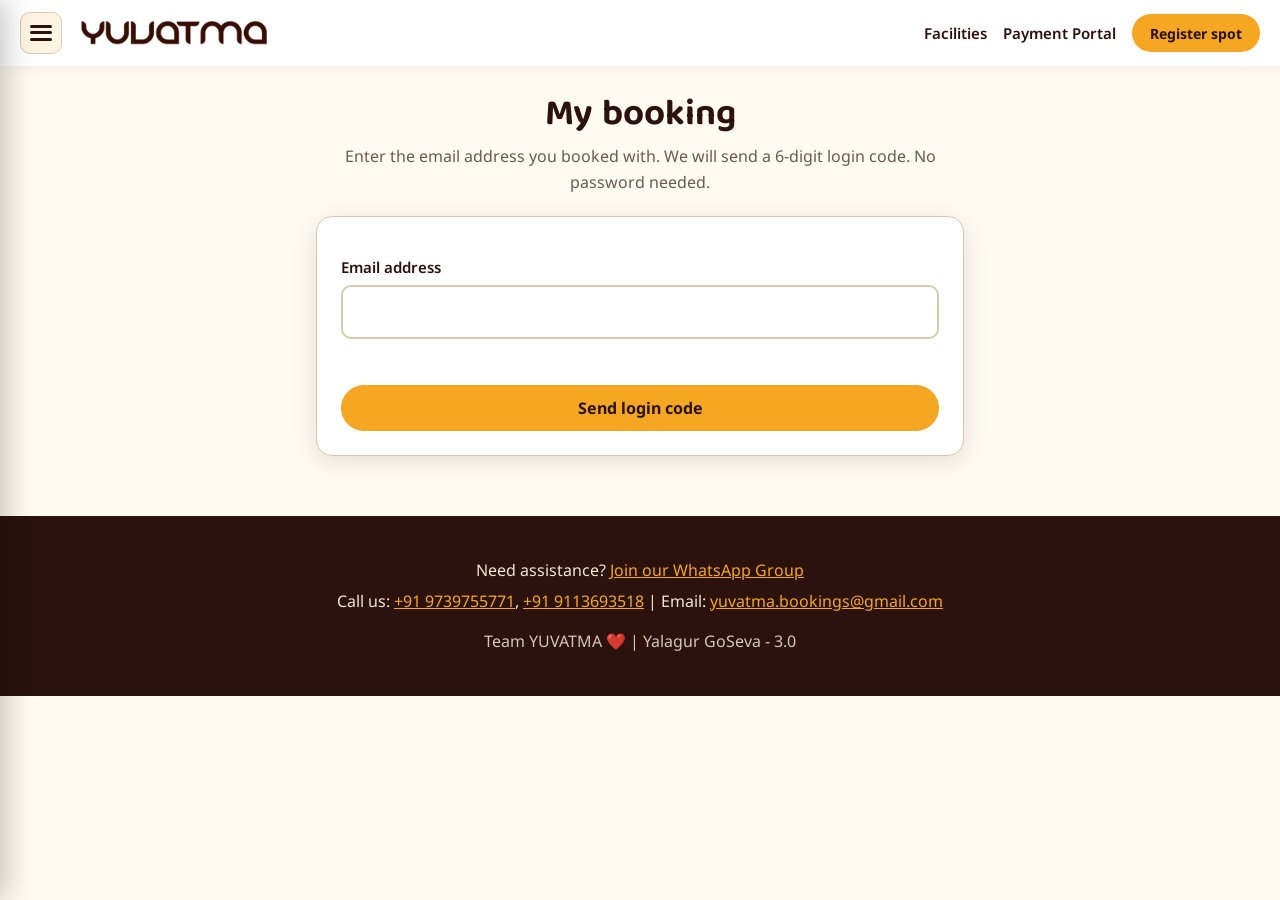
<file: my-booking.html>
<!doctype html>
<html lang="en">
<head>
<meta charset="utf-8">
<meta name="viewport" content="width=device-width,initial-scale=1">
<title>My Booking | Yuvatma 2026 | GoSeva - 3.0 • Madhwa Youths</title>
<link rel="preconnect" href="https://fonts.googleapis.com">
<link rel="preconnect" href="https://fonts.gstatic.com" crossorigin>
<link href="https://fonts.googleapis.com/css2?family=Baloo+Tamma+2:wght@600;700;800&family=Noto+Sans:wght@400;600;700&family=Noto+Sans+Kannada:wght@400;600;700&display=swap" rel="stylesheet">
<link rel="stylesheet" href="style.css">
</head>
<body>

<header class="top">
  <div class="top-left">
    <button type="button" class="menu-btn" id="menu-btn" aria-label="Open Navigation Menu">
      <span class="bar"></span>
      <span class="bar"></span>
      <span class="bar"></span>
    </button>
    <a href="index.html">
      <img class="logo" src="logo.png" alt="YUVATMA" onerror="this.src='assets/logo.png'">
    </a>
  </div>
  <nav class="top-nav">
    <a href="index.html#facilities" class="nav-link">Facilities</a>
    <a href="pay.html" class="nav-link">Payment Portal</a>
    <a class="btn sm" href="index.html#book">Register spot</a>
  </nav>
</header>

<!-- Sidebar Drawer -->
<div class="sidebar-overlay" id="sidebar-overlay" aria-hidden="true"></div>
<aside class="sidebar" id="sidebar" aria-label="Main Navigation" aria-hidden="true">
  <div class="sidebar-header">
    <div class="sidebar-brand">
      <img src="logo.png" alt="YUVATMA" class="sidebar-logo" onerror="this.src='assets/logo.png'">
      <h3 class="sidebar-title">Yalagur Yatra 2026</h3>
    </div>
    <button type="button" class="sidebar-close" id="sidebar-close" aria-label="Close menu" title="Close menu">&#10005;</button>
  </div>

  <div class="sidebar-profile">
    <div class="profile-avatar">👤</div>
    <div class="profile-info">
      <span class="profile-name" id="sidebar-user-name">My Account</span>
      <span class="profile-status" id="sidebar-user-status">View &amp; manage bookings</span>
    </div>
  </div>

  <nav class="sidebar-nav">
    <a href="index.html" class="sidebar-link">
      <span class="icon">🏠</span> Home Page
    </a>
    <a href="index.html#facilities" class="sidebar-link">
      <span class="icon">✨</span> Facilities Provided
    </a>
    <a href="index.html#seats" class="sidebar-link">
      <span class="icon">🚌</span> Live Seats Left
    </a>
    <a href="index.html#book" class="sidebar-link">
      <span class="icon">🎟️</span> Book Your Spot
    </a>
    <div class="sidebar-divider"></div>
    <a href="my-booking.html" class="sidebar-link highlight">
      <span class="icon">📑</span> My Bookings
    </a>
    <div class="sidebar-divider"></div>
    <div class="sidebar-contact-box">
      <h4>Contact YUVATMA</h4>
      <p class="contact-sub">Questions about your verification or payment?</p>
      <a href="index.html#join-group" class="contact-pill wa" id="sb-wa-link">
        <span>💬</span> Join WhatsApp Group
      </a>
      <a href="tel:+919739755771" class="contact-pill phone" id="sb-tel-link">
        <span>📞</span> Vivek Jahagirdar: +91 9739755771
      </a>
      <a href="tel:+919113693518" class="contact-pill phone" id="sb-tel-link2">
        <span>📞</span> Vishvesha V: +91 9113693518
      </a>
      <a href="mailto:yuvatma.bookings@gmail.com" class="contact-pill mail" id="sb-mail-link">
        <span>✉️</span> Email Support
      </a>
    </div>
  </nav>
</aside>

<main class="book">
  <h2>My booking</h2>
  <p class="sub" id="sub"></p>
  <div class="card" id="box"></div>
</main>

<footer>
  <p>Need assistance? <a id="wa" href="index.html#join-group">Join our WhatsApp Group</a></p>
  <p>Call us: <a href="tel:+919739755771">+91 9739755771</a>, <a href="tel:+919113693518">+91 9113693518</a> | Email: <a href="mailto:yuvatma.bookings@gmail.com">yuvatma.bookings@gmail.com</a></p>
  <p style="margin-top: 14px; opacity: 0.85;">Team YUVATMA ❤️ | Yalagur GoSeva - 3.0</p>
</footer>

<script src="config.js"></script>
<script src="account.js"></script>
</body>
</html>
</file>
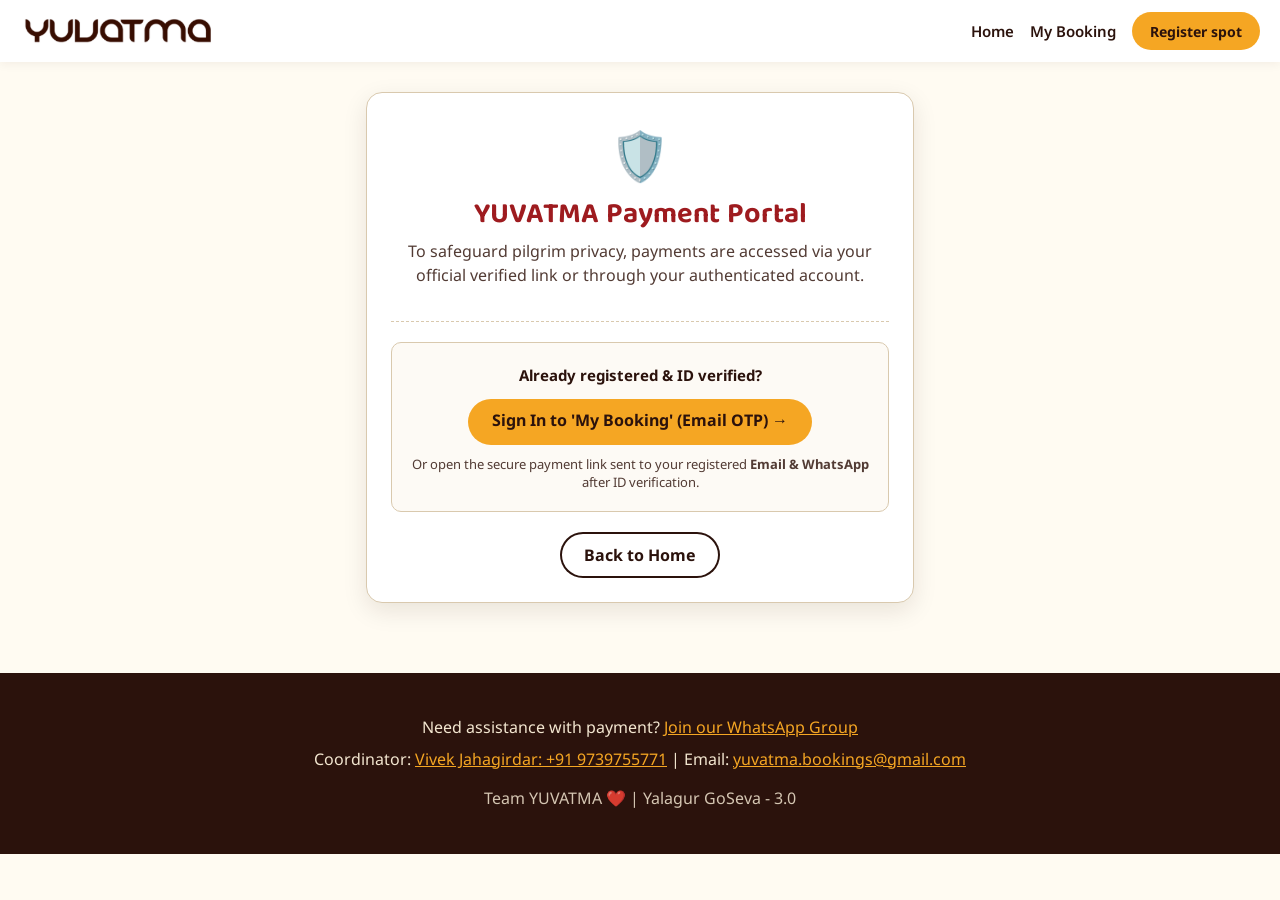
<file: pay.html>
<!doctype html>
<html lang="en">
<head>
<meta charset="utf-8">
<meta name="viewport" content="width=device-width,initial-scale=1">
<title>Payment &amp; Verification | YUVATMA 2026 | GoSeva - 3.0</title>
<link rel="preconnect" href="https://fonts.googleapis.com">
<link rel="preconnect" href="https://fonts.gstatic.com" crossorigin>
<link href="https://fonts.googleapis.com/css2?family=Baloo+Tamma+2:wght@600;700;800&family=Noto+Sans:wght@400;600;700&family=Noto+Sans+Kannada:wght@400;600;700&display=swap" rel="stylesheet">
<link rel="stylesheet" href="style.css">
<style>
.pay-page-wrap {
  max-width: 580px;
  margin: 30px auto;
  padding: 0 16px 40px;
}
.pay-card {
  background: var(--paper-card);
  border: 1px solid var(--line);
  border-radius: var(--r);
  padding: 24px;
  box-shadow: var(--shadow);
}
.pay-header {
  text-align: center;
  border-bottom: 1px dashed var(--line);
  padding-bottom: 18px;
  margin-bottom: 18px;
}
.pay-header h2 {
  color: var(--red);
  font-size: 1.8rem;
  margin: 6px 0;
}
.pay-badge-status {
  display: inline-block;
  padding: 5px 14px;
  border-radius: 999px;
  font-size: 13px;
  font-weight: 700;
  text-transform: uppercase;
  letter-spacing: 0.5px;
}
.pay-badge-status.verified {
  background: var(--leaf-light);
  color: var(--leaf);
  border: 1px solid var(--leaf);
}
.pay-badge-status.pending {
  background: var(--gold-light);
  color: #8c5a00;
  border: 1px solid var(--gold);
}
.pay-badge-status.ready {
  background: #eef2ff;
  color: #3b49df;
  border: 1px solid #c7d2fe;
}

.booking-summary-table {
  width: 100%;
  border-collapse: collapse;
  margin: 16px 0;
  font-size: 15px;
}
.booking-summary-table tr {
  border-bottom: 1px solid #f0e6d6;
}
.booking-summary-table tr:last-child {
  border-bottom: 0;
}
.booking-summary-table td {
  padding: 10px 4px;
}
.booking-summary-table td:last-child {
  text-align: right;
  font-weight: 700;
  color: var(--ink);
}

.amount-highlight-box {
  background: var(--gold-light);
  border: 2px solid var(--gold);
  border-radius: 12px;
  padding: 14px 18px;
  text-align: center;
  margin: 18px 0;
}
.amount-highlight-box .amt-sub {
  font-size: 13px;
  color: var(--ink-light);
  text-transform: uppercase;
  letter-spacing: 0.5px;
  font-weight: 600;
}
.amount-highlight-box .amt-val {
  font-size: 2.2rem;
  font-weight: 800;
  color: var(--red);
  margin: 4px 0;
  font-family: "Baloo Tamma 2", sans-serif;
}

.flow-step-box {
  background: #fdfaf5;
  border: 1px solid var(--line);
  border-radius: 12px;
  padding: 18px;
  margin: 18px 0;
}
.flow-step-box h3 {
  font-size: 1.15rem;
  margin-bottom: 12px;
  display: flex;
  align-items: center;
  gap: 8px;
}
.step-num-pill {
  display: inline-flex;
  align-items: center;
  justify-content: center;
  width: 24px;
  height: 24px;
  background: var(--red);
  color: #fff;
  border-radius: 50%;
  font-size: 13px;
  font-weight: 700;
}

.btn-app {
  display: flex;
  align-items: center;
  justify-content: center;
  gap: 10px;
  width: 100%;
  padding: 14px 20px;
  border-radius: 10px;
  font-size: 16px;
  font-weight: 700;
  text-decoration: none;
  border: 0;
  cursor: pointer;
  transition: all 0.2s ease;
  margin-bottom: 10px;
  text-align: center;
}
.btn-phonepe {
  background: #5f259f;
  color: #ffffff !important;
  box-shadow: 0 4px 14px rgba(95, 37, 159, 0.25);
}
.btn-phonepe:hover {
  background: #4b1c80;
  transform: translateY(-1px);
}
.btn-upi-any {
  background: #1e3a8a;
  color: #ffffff !important;
  font-size: 17px;
  box-shadow: 0 4px 14px rgba(30, 58, 138, 0.25);
}
.btn-upi-any:hover {
  background: #172554;
  transform: translateY(-1px);
}
.manual-upi-card {
  background: #fdfaf5;
  border: 1px solid var(--line);
  border-radius: 12px;
  padding: 14px;
  margin: 14px 0;
  text-align: center;
}
.manual-upi-title {
  font-weight: 700;
  font-size: 14.5px;
  color: var(--ink);
  margin-bottom: 6px;
}
.manual-upi-help {
  font-size: 13px;
  color: var(--ink-light);
  margin: 0 0 10px;
  line-height: 1.45;
}
.upi-id-copy-row {
  display: flex;
  align-items: center;
  justify-content: center;
  gap: 10px;
  flex-wrap: wrap;
  margin-bottom: 4px;
}
.upi-id-text {
  font-family: monospace;
  font-size: 16px;
  font-weight: 700;
  color: var(--red);
  background: #fff;
  border: 1px solid var(--line);
  padding: 8px 14px;
  border-radius: 8px;
  letter-spacing: 0.5px;
  word-break: break-all;
}
.btn-whatsapp-screenshot {
  background: #25d366;
  color: #ffffff !important;
  font-size: 17px;
  box-shadow: 0 4px 14px rgba(37, 211, 102, 0.3);
}
.btn-whatsapp-screenshot:hover {
  background: #1eb857;
  transform: translateY(-1px);
}

.qr-box-wrap {
  text-align: center;
  padding: 16px 10px;
  background: #fff;
  border: 1px solid #ebdcc6;
  border-radius: 12px;
  margin: 14px 0;
}
.qr-preview-img {
  width: 200px;
  height: 200px;
  display: block;
  margin: 0 auto 12px;
  border-radius: 8px;
  border: 1px solid #ddd;
}
.copy-upi-tag {
  background: var(--paper);
  border: 1px solid var(--line);
  padding: 8px 14px;
  border-radius: 8px;
  display: inline-flex;
  align-items: center;
  gap: 8px;
  font-size: 14px;
  cursor: pointer;
  font-family: monospace;
}
.copy-upi-tag:hover {
  background: #f5ece0;
}
.lookup-form {
  display: flex;
  gap: 8px;
  margin: 14px 0;
}
.lookup-form input {
  flex: 1;
  padding: 12px 14px;
  border: 1px solid var(--line);
  border-radius: 8px;
  font-size: 15px;
}
</style>
</head>
<body>

<!-- Header -->
<header class="top">
  <div class="top-left">
    <a href="index.html">
      <img class="logo" src="logo.png" alt="YUVATMA" onerror="this.src='assets/logo.png'">
    </a>
  </div>
  <nav class="top-nav">
    <a href="index.html" class="nav-link">Home</a>
    <a href="my-booking.html" class="nav-link">My Booking</a>
    <a href="index.html#book" class="btn sm">Register spot</a>
  </nav>
</header>

<div class="pay-page-wrap">
  <div class="pay-card" id="pay-content">
    <div style="text-align:center; padding: 30px 10px;">
      <p style="font-size:1.2rem;">⏳ Loading booking details…</p>
    </div>
  </div>
</div>

<footer>
  <p>Need assistance with payment? <a href="https://chat.whatsapp.com/E0sBKM5HKgl7DMPtVPsWwL?s=cl&p=a&iam=2" target="_blank">Join our WhatsApp Group</a></p>
  <p>Coordinator: <a href="tel:+919739755771">Vivek Jahagirdar: +91 9739755771</a> | Email: <a href="mailto:yuvatma.bookings@gmail.com">yuvatma.bookings@gmail.com</a></p>
  <p style="margin-top: 14px; opacity: 0.85;">Team YUVATMA ❤️ | Yalagur GoSeva - 3.0</p>
</footer>

<script src="config.js"></script>
<script>
(() => {
  const C = window.YUV || {};
  const $ = s => document.querySelector(s);
  const esc = v => String(v ?? "").replace(/[&<>"]/g, c => ({ "&": "&amp;", "<": "&lt;", ">": "&gt;", '"': "&quot;" }[c]));
  const inr = n => "₹" + Number(n || 0).toLocaleString("en-IN");

  const urlParams = new URLSearchParams(window.location.search);
  const bookingIdParam = (urlParams.get("id") || "").trim().toUpperCase();
  const payKeyParam = (urlParams.get("key") || "").trim();
  const tokenParam = (urlParams.get("token") || localStorage.getItem("yuv_tok") || "").trim();

  const upiId = C.UPI_ID || "328511380177528@cnrb";
  const upiName = C.UPI_NAME || "YUVATMA";
  const waPhone = C.WHATSAPP_SCREENSHOT_PHONE || "919739755771";

  async function loadBooking(id) {
    const box = $("#pay-content");
    if (!id) {
      renderLookup(box);
      return;
    }

    box.innerHTML = `<div style="text-align:center; padding:30px 10px;">
      <p style="font-size:1.1rem; color:var(--ink);">🔍 Fetching details for <b>${esc(id)}</b>…</p>
    </div>`;

    try {
      let booking = null;
      if (C.API_URL && !C.API_URL.includes("PASTE_YOUR_APPS_SCRIPT")) {
        const res = await fetch(C.API_URL, {
          method: "POST",
          body: JSON.stringify({
            action: "payInfo",
            id: id,
            key: payKeyParam,
            token: tokenParam
          })
        });
        const data = await res.json();
        if (data && data.ok && data.booking) {
          booking = data.booking;
        } else if (data && !data.ok && data.error) {
          renderAccessDenied(box, id, data.error);
          return;
        }
      }

      if (!booking) {
        renderAccessDenied(box, id, "Unable to access booking details. Please verify your link or log in.");
        return;
      }

      renderPaymentPage(box, booking);
    } catch (err) {
      renderAccessDenied(box, id, "Network error: Could not verify booking access. Please try again.");
    }
  }

  function renderLookup(box) {
    box.innerHTML = `
      <div class="pay-header">
        <span style="font-size:3rem">🛡️</span>
        <h2>YUVATMA Payment Portal</h2>
        <p style="color:var(--ink-light);margin-top:6px;line-height:1.5;">
          To safeguard pilgrim privacy, payments are accessed via your official verified link or through your authenticated account.
        </p>
      </div>
      <div style="background:#fdfaf5; border:1px solid var(--line); border-radius:10px; padding:20px 16px; margin:20px 0; text-align:center;">
        <p style="margin:0 0 12px; font-weight:700; color:var(--ink); font-size:15px;">Already registered &amp; ID verified?</p>
        <a href="my-booking.html" class="btn" style="display:inline-block; margin-bottom:10px;">Sign In to 'My Booking' (Email OTP) &rarr;</a>
        <p style="margin:0; font-size:13px; color:var(--ink-light); line-height:1.4;">
          Or open the secure payment link sent to your registered <b>Email &amp; WhatsApp</b> after ID verification.
        </p>
      </div>
      <div style="text-align:center;">
        <a href="index.html" class="btn ghost">Back to Home</a>
      </div>
    `;
  }

  function renderAccessDenied(box, id, error) {
    box.innerHTML = `
      <div class="pay-header">
        <span style="font-size:3rem">🔒</span>
        <h2>Secure Payment Access</h2>
        <p style="color:var(--ink-light); margin-top:8px; line-height:1.5;">
          ${esc(error || "For pilgrim security and privacy, payment details require the official verification link or an active login.")}
        </p>
      </div>
      <div style="background:#fffbeb; border:1px solid #fde68a; border-left:4px solid #f59e0b; border-radius:8px; padding:14px; margin:20px 0; text-align:left; font-size:14px; color:#92400e; line-height:1.5;">
        💡 <b>How to access your payment portal:</b>
        <ol style="margin:8px 0 0 18px; padding:0;">
          <li><b>Check your Email &amp; WhatsApp:</b> Tap the direct payment link sent to you after ID verification.</li>
          <li><b>Or log in with your Email OTP:</b> Open <b>'My Booking'</b> to view all your passes and make your contribution securely.</li>
        </ol>
      </div>
      <div style="text-align:center; display:flex; gap:10px; justify-content:center; flex-wrap:wrap;">
        <a href="my-booking.html" class="btn">Log In to 'My Booking' (Email OTP) &rarr;</a>
        <a href="index.html" class="btn ghost">Back to Home</a>
      </div>
    `;
  }

  function renderPaymentPage(box, b) {
    const isVerified = b.status === "Confirmed & Verified" || b.status === "Verified";
    const isIdPending = b.status === "ID Verification Pending" || b.status === "Pending ID Verification";
    
    // Dynamic price calculation
    const isOwnTransport = b.isOwnTransport || String(b.transport || "").toLowerCase().indexOf("own") > -1;
    const defaultPrice = isOwnTransport ? (Number(C.DIRECT_PRICE) || 300) : (Number(C.PRICE) || 1760);
    const totalAmt = Number(b.total) || ((b.people || 1) * defaultPrice);
    const unitPrice = (b.people && totalAmt) ? Math.round(totalAmt / b.people) : defaultPrice;
    const peopleStr = b.people ? `${b.people} ${b.people > 1 ? "Seats" : "Seat"}` : "1 Seat";
    const transportLabel = isOwnTransport ? "🚗 Direct at Yalagur (Own Transport)" : "🚌 Sleeper Bus from Bengaluru";

    // Coordinator details: check booking data or URL parameters (passed when admin approved ID)
    const urlParams = new URLSearchParams(window.location.search);
    const coordName = b.coordinatorName || urlParams.get("cname") || "Vivek Jahagirdar";
    const rawCoordPhone = b.coordinatorPhone || urlParams.get("cphone") || C.WHATSAPP_SCREENSHOT_PHONE || "9739755771";
    const coordPhone = String(rawCoordPhone).replace(/\D/g, "").slice(-10) || "9739755771";

    // Clean Open UPI URI without custom notes/messages (prevents banks/UPI apps from flagging as untrusted)
    const upiUrl = `upi://pay?pa=${encodeURIComponent(upiId)}&pn=${encodeURIComponent(upiName)}&am=${totalAmt}&cu=INR`;
    const qrSrc = `https://api.qrserver.com/v1/create-qr-code/?size=240x240&margin=6&data=${encodeURIComponent(upiUrl)}`;

    // Pre-filled WhatsApp message directed to the specific coordinator who verified the ID
    const waText = `Namaskara ${coordName} 🙏, I have completed the contribution payment of ${inr(totalAmt)} for YUVATMA Booking ID: ${b.id} (${b.name}). Attaching my payment screenshot here.`;
    const waLink = `https://wa.me/91${coordPhone}?text=${encodeURIComponent(waText)}`;

    // Status Badge
    let badgeHtml = "";
    if (isVerified) {
      badgeHtml = `<span class="pay-badge-status verified">✓ Confirmed &amp; Verified</span>`;
    } else if (isIdPending) {
      badgeHtml = `<span class="pay-badge-status pending">🛡️ ID Verification in Progress</span>`;
    } else {
      badgeHtml = `<span class="pay-badge-status ready">ID Verified • Payment Pending</span>`;
    }

    if (isVerified) {
      box.innerHTML = `
        <div class="pay-header">
          <span style="font-size:3rem">🎉</span>
          <h2>Booking Confirmed &amp; Verified!</h2>
          <div style="margin-top:8px;">${badgeHtml}</div>
        </div>
        <table class="booking-summary-table">
          <tr><td>Booking ID</td><td>${esc(b.id)}</td></tr>
          <tr><td>Pilgrim Name</td><td>${esc(b.name)}</td></tr>
          <tr><td>Travel Option</td><td><b>${esc(transportLabel)}</b></td></tr>
          <tr><td>Seats Confirmed</td><td>${esc(peopleStr)}</td></tr>
          <tr><td>Total Contribution</td><td>${inr(totalAmt)} (Verified)</td></tr>
        </table>
        <div style="background:var(--leaf-light); border:1px solid var(--leaf); border-radius:10px; padding:16px; margin:18px 0; text-align:center;">
          <p style="margin:0; font-weight:700; color:var(--leaf); font-size:16px;">Your registration and payment have been confirmed!</p>
          <p style="margin:8px 0 0; font-size:14px; color:var(--ink);">${isOwnTransport ? "Clean accommodation for boys & girls is arranged at Yalagur. Reporting time and itinerary updates will be shared in our official WhatsApp group." : "Bus boarding points, departure timings, and itinerary updates will be shared in our official WhatsApp group."}</p>
        </div>
        <div style="text-align:center; display:flex; gap:10px; flex-wrap:wrap; justify-content:center;">
          <a href="my-booking.html" class="btn">View in 'My Booking'</a>
          <a href="${esc(C.WHATSAPP_GROUP || '#')}" target="_blank" class="btn ghost">Open WhatsApp Group</a>
        </div>
      `;
      return;
    }

    if (isIdPending) {
      box.innerHTML = `
        <div class="pay-header">
          <span style="font-size:3rem">🛡️</span>
          <h2>ID Verification Pending</h2>
          <div style="margin-top:8px;">${badgeHtml}</div>
        </div>
        <table class="booking-summary-table">
          <tr><td>Booking ID</td><td>${esc(b.id)}</td></tr>
          <tr><td>Pilgrim Name</td><td>${esc(b.name)}</td></tr>
          <tr><td>Travel Option</td><td><b>${esc(transportLabel)}</b></td></tr>
          <tr><td>Seats Requested</td><td>${esc(peopleStr)}</td></tr>
          <tr><td>Expected Contribution</td><td>${inr(totalAmt)}</td></tr>
        </table>
        <div style="background:var(--gold-light); border:1px solid var(--gold); border-radius:10px; padding:16px; margin:18px 0; text-align:left;">
          <b style="color:var(--ink);">Our team is currently verifying your Valid ID proof.</b>
          <p style="margin:8px 0 0; font-size:14px; color:var(--ink-light); line-height:1.5;">
            To ensure eligibility (Madhwa youth aged 18–30), we manually check all submitted documents. Once verified, this page will unlock your direct UPI payment buttons, and our team will notify you via Email and WhatsApp.
          </p>
        </div>
        <div style="text-align:center; display:flex; gap:10px; flex-wrap:wrap; justify-content:center;">
          <a href="my-booking.html" class="btn">Check in 'My Booking'</a>
          <a href="index.html" class="btn ghost">Back to Home</a>
        </div>
      `;
      return;
    }

    // Standard Payment Ready View (Requirement 8)
    box.innerHTML = `
      <div class="pay-header">
        <span style="font-size:2.8rem">🙏</span>
        <h2>Complete Your Contribution</h2>
        <div style="margin-top:6px;">${badgeHtml}</div>
      </div>

      <table class="booking-summary-table">
        <tr><td>Booking ID</td><td>${esc(b.id)}</td></tr>
        <tr><td>Pilgrim Name</td><td>${esc(b.name)}</td></tr>
        ${b.matha ? `<tr><td>Matha</td><td>${esc(b.matha)}</td></tr>` : ""}
        <tr><td>Travel Option</td><td><b>${esc(transportLabel)}</b></td></tr>
        <tr><td>Seats Reserved</td><td>${esc(peopleStr)}</td></tr>
      </table>

      <div class="amount-highlight-box">
        <div class="amt-sub">Total Amount to Pay</div>
        <div class="amt-val">${inr(totalAmt)}</div>
        <div style="font-size:13px; color:var(--ink-light);">₹${unitPrice.toLocaleString("en-IN")} &times; ${b.people || 1} Person(s) ${isOwnTransport ? "(Own Transport)" : "(Sleeper Bus Included)"}</div>
      </div>

      <!-- Step 1: Open Any UPI App or Pay to UPI ID -->
      <div class="flow-step-box">
        <h3><span class="step-num-pill">1</span> Pay via Any UPI App</h3>
        <p style="font-size:14px; color:var(--ink-light); margin-bottom:14px;">
          Tap below to open your preferred UPI app directly on your phone:
        </p>
        
        <a href="${esc(upiUrl)}" class="btn-app btn-upi-any" id="upi-any-btn">
          <span>📱</span> Open Any UPI App (${inr(totalAmt)})
        </a>
        <p style="font-size:12.5px; color:var(--ink-light); text-align:center; margin:-4px 0 14px;">
          (PhonePe, Google Pay, Paytm, BHIM, Cred, or any Banking UPI App)
        </p>

        <!-- Direct UPI ID Copy Option (100% Accepted by all Banks) -->
        <div class="manual-upi-card">
          <div class="manual-upi-title">💡 Prefer paying directly inside your app?</div>
          <p class="manual-upi-help">Open your UPI app, tap <b>Pay to UPI ID</b>, paste this ID, and enter <b>${inr(totalAmt)}</b>:</p>
          <div class="upi-id-copy-row">
            <span class="upi-id-text" id="upi-val">${esc(upiId)}</span>
            <button type="button" class="btn sm" id="copy-upi-btn" title="Click to copy UPI ID">📋 Copy UPI ID</button>
          </div>
        </div>

        <!-- Desktop / Scanner Option -->
        <div class="qr-box-wrap">
          <p style="font-size:13px; font-weight:700; color:var(--ink); margin:0 0 8px;">
            Or Scan QR Code with any UPI Scanner:
          </p>
          <img class="qr-preview-img" src="${esc(qrSrc)}" alt="UPI QR Code for ₹${totalAmt}">
          <p style="font-size:12px; color:var(--ink-light); margin:0;">
            Payee: <b>${esc(upiName)}</b> • Amount: <b>${inr(totalAmt)}</b>
          </p>
        </div>
      </div>

      <!-- Step 2: Send Screenshot on WhatsApp to the Coordinator who verified the ID -->
      <div class="flow-step-box" style="border-color:#bbf7d0; background:#f0fdf4;">
        <h3 style="color:#166534;"><span class="step-num-pill" style="background:#16a34a;">2</span> Send Screenshot on WhatsApp</h3>
        <p style="font-size:14px; color:#14532d; margin-bottom:14px; line-height:1.5;">
          Once the payment is done, tap below to send the payment screenshot to your assigned YUVATMA Coordinator <b>${esc(coordName)}</b> on WhatsApp:
        </p>

        <a href="${esc(waLink)}" target="_blank" rel="noopener" class="btn-app btn-whatsapp-screenshot" id="wa-shot-btn">
          <span>📲</span> Send Screenshot to ${esc(coordName)} on WhatsApp
        </a>

        <p style="margin:8px 0 0; font-size:13px; color:#166534; text-align:center;">
          Assigned Coordinator: <b>${esc(coordName)} (+91 ${esc(coordPhone)})</b>. Once your coordinator verifies your screenshot, your booking will be confirmed!
        </p>
      </div>

      <div style="text-align:center; margin-top:20px;">
        <a href="my-booking.html" class="link">View status in 'My Booking' &rarr;</a>
      </div>
    `;

    // Copy UPI Button logic with fallback
    const copyBtn = $("#copy-upi-btn");
    if (copyBtn) {
      copyBtn.onclick = () => {
        const doSuccess = () => {
          copyBtn.textContent = "✓ Copied!";
          copyBtn.style.background = "var(--leaf)";
          copyBtn.style.color = "#fff";
          setTimeout(() => {
            copyBtn.textContent = "📋 Copy UPI ID";
            copyBtn.style.background = "";
            copyBtn.style.color = "";
          }, 2500);
        };

        if (navigator.clipboard && navigator.clipboard.writeText) {
          navigator.clipboard.writeText(upiId).then(doSuccess).catch(() => {
            fallbackCopy(upiId);
            doSuccess();
          });
        } else {
          fallbackCopy(upiId);
          doSuccess();
        }
      };
    }

    function fallbackCopy(text) {
      const ta = document.createElement("textarea");
      ta.value = text;
      ta.style.position = "fixed";
      ta.style.opacity = "0";
      document.body.appendChild(ta);
      ta.select();
      try { document.execCommand("copy"); } catch (e) {}
      document.body.removeChild(ta);
    }
  }

  // Init
  loadBooking(bookingIdParam);
})();
</script>
</body>
</html>
</file>
<file: style.css>
:root {
  --red: #9e1b1f;
  --deep: #6f1015;
  --gold: #f5a623;
  --gold-light: #fef4e2;
  --ink: #2b120c;
  --ink-light: #523b34;
  --paper: #fffbf2;
  --paper-card: #ffffff;
  --leaf: #2f6b3a;
  --leaf-light: #e8f5ec;
  --line: #d9c9ae;
  --r: 16px;
  --shadow: 0 8px 24px rgba(43, 18, 12, 0.1);
  --shadow-lg: 0 16px 40px rgba(43, 18, 12, 0.16);
}

* {
  box-sizing: border-box;
}

html {
  scroll-behavior: smooth;
}

body {
  margin: 0;
  font: 400 16px/1.6 "Noto Sans", "Noto Sans Kannada", sans-serif;
  color: var(--ink);
  background: var(--paper);
  -webkit-font-smoothing: antialiased;
}

h1, h2, h3, h4 {
  font-family: "Baloo Tamma 2", "Noto Sans Kannada", sans-serif;
  line-height: 1.15;
  margin: 0;
}

[hidden] {
  display: none !important;
}

:focus-visible {
  outline: 3px solid var(--red);
  outline-offset: 2px;
}

/* Announcement Bar */
.announcement-bar {
  background: var(--ink);
  color: var(--gold);
  text-align: center;
  padding: 8px 16px;
  font-size: 14px;
  font-weight: 600;
  display: flex;
  justify-content: center;
  align-items: center;
  gap: 8px;
}
.announcement-bar a, .announcement-bar button {
  color: #fff;
  text-decoration: underline;
  background: none;
  border: 0;
  font: inherit;
  font-weight: 700;
  cursor: pointer;
  margin-left: 6px;
  padding: 0;
}

/* Top Header */
.top {
  display: flex;
  justify-content: space-between;
  align-items: center;
  padding: 12px 20px;
  background: #ffffff;
  position: sticky;
  top: 0;
  z-index: 90;
  box-shadow: 0 2px 10px rgba(43, 18, 12, 0.06);
}

.top-left {
  display: flex;
  align-items: center;
  gap: 14px;
}

.menu-btn {
  display: flex;
  flex-direction: column;
  justify-content: space-around;
  width: 42px;
  height: 42px;
  background: var(--gold-light);
  border: 1px solid var(--line);
  border-radius: 10px;
  padding: 10px 9px;
  cursor: pointer;
  transition: all 0.2s ease;
}
.menu-btn:hover {
  background: #fae4be;
}
.menu-btn .bar {
  width: 100%;
  height: 3px;
  background: var(--ink);
  border-radius: 999px;
  transition: all 0.2s ease;
}

.logo {
  height: 34px;
  width: auto;
  display: block;
}

.top-nav {
  display: flex;
  align-items: center;
  gap: 16px;
}
.top-nav .nav-link {
  color: var(--ink);
  font-weight: 600;
  text-decoration: none;
  font-size: 15px;
  display: none;
}
@media (min-width: 680px) {
  .top-nav .nav-link {
    display: inline-block;
  }
}

/* Buttons */
.btn {
  display: inline-flex;
  align-items: center;
  justify-content: center;
  gap: 8px;
  min-height: 46px;
  padding: 10px 24px;
  border: 0;
  border-radius: 999px;
  background: var(--gold);
  color: var(--ink);
  font: 700 16px "Noto Sans", sans-serif;
  text-decoration: none;
  cursor: pointer;
  text-align: center;
  transition: transform 0.15s ease, background 0.15s ease, box-shadow 0.15s ease;
}
.btn:hover {
  transform: translateY(-1px);
  box-shadow: 0 4px 12px rgba(245, 166, 35, 0.4);
}
.btn:active {
  transform: translateY(1px);
}
.btn.sm {
  min-height: 38px;
  padding: 6px 18px;
  font-size: 14px;
}
.btn.ghost {
  background: transparent;
  color: var(--ink);
  box-shadow: inset 0 0 0 2px var(--ink);
}
.btn.ghost:hover {
  background: rgba(43, 18, 12, 0.05);
  box-shadow: inset 0 0 0 2px var(--red);
  color: var(--red);
}
.btn:disabled {
  opacity: 0.6;
  cursor: wait;
  transform: none !important;
  box-shadow: none !important;
}

/* Sidebar Drawer */
.sidebar-overlay {
  position: fixed;
  inset: 0;
  background: rgba(43, 18, 12, 0.6);
  backdrop-filter: blur(4px);
  z-index: 999;
  opacity: 0;
  pointer-events: none;
  transition: opacity 0.3s ease;
}
.sidebar-overlay.active {
  opacity: 1;
  pointer-events: auto;
}

.sidebar {
  position: fixed;
  top: 0;
  left: 0;
  bottom: 0;
  width: min(340px, 86vw);
  background: #ffffff;
  z-index: 1000;
  transform: translateX(-100%);
  transition: transform 0.3s cubic-bezier(0.16, 1, 0.3, 1);
  overflow-y: auto;
  box-shadow: 4px 0 30px rgba(0, 0, 0, 0.25);
  display: flex;
  flex-direction: column;
}
.sidebar.active {
  transform: translateX(0);
}

.sidebar-header {
  display: flex;
  align-items: center;
  justify-content: space-between;
  padding: 16px 18px;
  background: var(--paper);
  border-bottom: 1px solid var(--line);
  position: relative;
  min-height: 64px;
}
.sidebar-brand {
  display: flex;
  align-items: center;
  gap: 10px;
  min-width: 0;
  flex: 1;
  overflow: hidden;
}
.sidebar-logo {
  height: 28px;
  width: auto;
  flex-shrink: 0;
}
.sidebar-title {
  font-size: 1.1rem;
  font-weight: 700;
  color: var(--red);
  margin: 0;
  white-space: nowrap;
  overflow: hidden;
  text-overflow: ellipsis;
}
.sidebar-close {
  width: 36px;
  height: 36px;
  min-width: 36px;
  min-height: 36px;
  background: #f0e6d6;
  border: 1px solid var(--line);
  font-size: 20px;
  font-weight: 700;
  color: var(--ink);
  cursor: pointer;
  line-height: 1;
  border-radius: 50%;
  display: inline-flex;
  align-items: center;
  justify-content: center;
  flex-shrink: 0;
  margin-left: 10px;
  padding: 0;
  transition: all 0.2s ease;
  z-index: 10;
}
.sidebar-close:hover {
  background: var(--red);
  color: #ffffff;
  border-color: var(--red);
}

/* Profile in Sidebar */
.sidebar-profile {
  display: flex;
  align-items: center;
  gap: 12px;
  margin: 16px 20px 8px;
  padding: 14px 16px;
  background: var(--gold-light);
  border: 1px solid #ebd4a8;
  border-radius: 12px;
}
.profile-avatar {
  font-size: 24px;
  background: #ffffff;
  width: 44px;
  height: 44px;
  display: flex;
  align-items: center;
  justify-content: center;
  border-radius: 50%;
  border: 1px solid var(--line);
}
.profile-info {
  display: flex;
  flex-direction: column;
}
.profile-name {
  font-weight: 700;
  font-size: 15px;
  color: var(--ink);
}
.profile-status {
  font-size: 12px;
  color: var(--leaf);
  font-weight: 600;
}

.sidebar-nav {
  padding: 12px 16px 30px;
  display: flex;
  flex-direction: column;
  gap: 4px;
}
.sidebar-link {
  display: flex;
  align-items: center;
  gap: 12px;
  padding: 12px 16px;
  color: var(--ink);
  text-decoration: none;
  font-weight: 600;
  font-size: 15px;
  border-radius: 10px;
  transition: background 0.15s ease, color 0.15s ease;
}
.sidebar-link .icon {
  font-size: 18px;
  width: 24px;
  text-align: center;
}
.sidebar-link:hover {
  background: var(--gold-light);
  color: var(--red);
}
.sidebar-link.highlight {
  background: #fbf0dc;
  color: var(--red);
  border-left: 4px solid var(--red);
}
.sidebar-divider {
  height: 1px;
  background: var(--line);
  margin: 12px 8px;
}

.sidebar-contact-box {
  background: var(--paper);
  border: 1px solid var(--line);
  border-radius: 12px;
  padding: 16px;
  margin-top: 8px;
}
.sidebar-contact-box h4 {
  font-size: 1.1rem;
  color: var(--red);
  margin-bottom: 4px;
}
.contact-sub {
  font-size: 13px;
  color: var(--ink-light);
  margin: 0 0 12px;
}
.contact-pill {
  display: flex;
  align-items: center;
  gap: 10px;
  padding: 9px 14px;
  background: #ffffff;
  border: 1px solid var(--line);
  border-radius: 8px;
  text-decoration: none;
  color: var(--ink);
  font-weight: 600;
  font-size: 13px;
  margin-bottom: 8px;
  transition: background 0.15s ease, border-color 0.15s ease;
}
.contact-pill:last-child {
  margin-bottom: 0;
}
.contact-pill:hover {
  background: var(--gold-light);
  border-color: var(--gold);
}
.contact-pill.wa {
  color: var(--leaf);
  border-color: #c0dec8;
}

/* Hero Section */
.hero {
  display: grid;
  gap: 28px;
  align-items: center;
  padding: 36px 20px 48px;
  color: #fff;
  background: radial-gradient(circle at 75% 40%, #c1272d, var(--deep) 70%);
}
.launch-badge {
  display: inline-flex;
  align-items: center;
  gap: 8px;
  padding: 6px 14px;
  background: rgba(255, 255, 255, 0.16);
  border: 1px solid rgba(255, 255, 255, 0.35);
  border-radius: 999px;
  font-size: 13px;
  font-weight: 700;
  color: var(--gold);
  margin-bottom: 12px;
}
.namaste {
  margin: 0 0 4px;
  font-size: 1.4rem;
}
h1 {
  font-size: clamp(2.5rem, 8vw, 4.4rem);
  font-weight: 800;
  color: var(--gold);
  text-shadow: 3px 3px 0 var(--ink);
}
.lead {
  max-width: 38ch;
  font-size: 1.15rem;
  margin: 14px 0 20px;
  line-height: 1.6;
}
.facts {
  list-style: none;
  margin: 0 0 24px;
  padding: 0;
}
.facts li {
  margin: 6px 0;
  font-size: 15px;
}
.facts b {
  color: var(--gold);
  display: inline-block;
  min-width: 7.4em;
}
.hero-actions {
  display: flex;
  flex-wrap: wrap;
  gap: 12px;
  align-items: center;
}
.poster {
  width: 100%;
  max-height: 480px;
  object-fit: cover;
  border: 4px solid var(--gold);
  border-radius: var(--r);
  box-shadow: 0 18px 40px rgba(0, 0, 0, 0.35);
}
@media (min-width: 860px) {
  .hero {
    grid-template-columns: 1fr 1.05fr;
    padding: 60px max(24px, calc(50% - 560px));
  }
}

/* Live Seat Tracker Banner / Section */
.seat-section {
  max-width: 1120px;
  margin: -24px auto 30px;
  padding: 0 20px;
  position: relative;
  z-index: 10;
}
.seat-card {
  background: #ffffff;
  border: 2px solid var(--gold);
  border-radius: var(--r);
  padding: 24px;
  box-shadow: var(--shadow-lg);
  display: grid;
  gap: 20px;
}
@media (min-width: 800px) {
  .seat-card {
    grid-template-columns: 1fr 1.4fr;
    align-items: center;
  }
}
.seat-header {
  display: flex;
  flex-direction: column;
  gap: 6px;
}
.live-badge {
  display: inline-flex;
  align-items: center;
  gap: 6px;
  width: fit-content;
  background: var(--leaf-light);
  color: var(--leaf);
  padding: 4px 10px;
  border-radius: 999px;
  font-size: 12px;
  font-weight: 700;
  text-transform: uppercase;
  letter-spacing: 0.5px;
}
.live-dot {
  width: 8px;
  height: 8px;
  background: var(--leaf);
  border-radius: 50%;
  animation: pulse 1.8s infinite;
}
@keyframes pulse {
  0% { transform: scale(0.9); opacity: 1; }
  50% { transform: scale(1.3); opacity: 0.6; }
  100% { transform: scale(0.9); opacity: 1; }
}
.seat-title {
  font-size: 1.6rem;
  color: var(--red);
}
.seat-subtitle {
  font-size: 14px;
  color: var(--ink-light);
  margin: 0;
}
.seat-stats {
  display: flex;
  flex-direction: column;
  gap: 12px;
}
.seat-numbers {
  display: flex;
  align-items: baseline;
  justify-content: space-between;
}
.seat-left-display {
  display: flex;
  align-items: baseline;
  gap: 8px;
}
.seat-big-num {
  font-family: "Baloo Tamma 2", sans-serif;
  font-size: 2.8rem;
  font-weight: 800;
  color: var(--leaf);
  line-height: 1;
}
.seat-big-label {
  font-weight: 700;
  font-size: 16px;
  color: var(--ink);
}
.seat-total-pill {
  font-size: 13px;
  color: var(--ink-light);
  background: var(--paper);
  padding: 4px 12px;
  border-radius: 999px;
  border: 1px solid var(--line);
}
.progress-bar-wrap {
  width: 100%;
  height: 14px;
  background: #f0e6d6;
  border-radius: 999px;
  overflow: hidden;
  position: relative;
}
.progress-bar-fill {
  height: 100%;
  width: 0%;
  background: linear-gradient(90deg, var(--gold), var(--red));
  border-radius: 999px;
  transition: width 0.8s cubic-bezier(0.16, 1, 0.3, 1);
}
.seat-footer-note {
  font-size: 13px;
  color: var(--ink-light);
  margin: 0;
  display: flex;
  justify-content: space-between;
  align-items: center;
}

/* Feature Highlights */
.hl {
  display: grid;
  gap: 20px;
  padding: 24px 20px 36px;
  max-width: 1120px;
  margin: 0 auto;
}
.hl-card {
  background: #ffffff;
  border: 1px solid var(--line);
  border-radius: var(--r);
  padding: 22px;
  box-shadow: var(--shadow);
  transition: transform 0.2s ease;
}
.hl-card:hover {
  transform: translateY(-2px);
}
.hl-card h3 {
  font-size: 1.35rem;
  color: var(--red);
  margin-bottom: 6px;
}
.hl-card p {
  margin: 0;
  color: var(--ink-light);
  font-size: 14.5px;
  line-height: 1.55;
}
@media (min-width: 700px) {
  .hl {
    grid-template-columns: repeat(3, 1fr);
  }
}

/* Content Sections */
.section {
  max-width: 1120px;
  margin: 0 auto;
  padding: 48px 20px;
}
.section-header {
  text-align: center;
  max-width: 700px;
  margin: 0 auto 36px;
}
.section-tag {
  display: inline-block;
  background: var(--gold-light);
  color: var(--red);
  font-weight: 700;
  font-size: 13px;
  text-transform: uppercase;
  letter-spacing: 1px;
  padding: 4px 14px;
  border-radius: 999px;
  margin-bottom: 8px;
}
.section-header h2 {
  font-size: clamp(2rem, 5vw, 2.8rem);
  color: var(--ink);
}
.section-header p {
  color: var(--ink-light);
  margin: 8px 0 0;
  font-size: 1.05rem;
}

/* About Grid */
.about-grid {
  display: grid;
  gap: 24px;
}
@media (min-width: 760px) {
  .about-grid {
    grid-template-columns: repeat(2, 1fr);
  }
}
.about-box {
  background: #ffffff;
  border-radius: var(--r);
  border: 1px solid var(--line);
  padding: 24px;
  display: flex;
  gap: 16px;
  box-shadow: var(--shadow);
}
.about-box-icon {
  font-size: 2.2rem;
  flex-shrink: 0;
  background: var(--gold-light);
  width: 56px;
  height: 56px;
  border-radius: 12px;
  display: flex;
  align-items: center;
  justify-content: center;
}
.about-box h3 {
  font-size: 1.35rem;
  color: var(--red);
  margin-bottom: 6px;
}
.about-box p {
  margin: 0;
  color: var(--ink-light);
  font-size: 14.5px;
  line-height: 1.55;
}

/* Schedule / Itinerary */
.schedule-tabs {
  display: flex;
  justify-content: center;
  gap: 12px;
  margin-bottom: 28px;
}
.tab-btn {
  padding: 10px 24px;
  background: #ffffff;
  border: 2px solid var(--line);
  border-radius: 999px;
  font: 700 15px "Noto Sans", sans-serif;
  color: var(--ink);
  cursor: pointer;
  transition: all 0.2s ease;
}
.tab-btn.active {
  background: var(--red);
  border-color: var(--red);
  color: #ffffff;
}

.timeline {
  display: flex;
  flex-direction: column;
  gap: 16px;
  max-width: 820px;
  margin: 0 auto;
}
.timeline-item {
  display: grid;
  grid-template-columns: 100px 1fr;
  gap: 16px;
  background: #ffffff;
  border-radius: 12px;
  border: 1px solid var(--line);
  padding: 16px 20px;
  box-shadow: 0 2px 10px rgba(43, 18, 12, 0.05);
  align-items: baseline;
}
.timeline-time {
  font-family: "Baloo Tamma 2", sans-serif;
  font-size: 1.15rem;
  font-weight: 700;
  color: var(--red);
}
.timeline-content h4 {
  font-size: 1.2rem;
  margin: 0 0 4px;
  color: var(--ink);
}
.timeline-content p {
  margin: 0;
  font-size: 14.5px;
  color: var(--ink-light);
}

/* Facilities Grid */
.facilities-grid {
  display: grid;
  gap: 20px;
  grid-template-columns: repeat(auto-fill, minmax(280px, 1fr));
}
.facility-card {
  background: #ffffff;
  border: 1px solid var(--line);
  border-radius: var(--r);
  padding: 22px;
  box-shadow: var(--shadow);
  display: flex;
  flex-direction: column;
  gap: 8px;
}
.facility-icon {
  font-size: 2rem;
  margin-bottom: 4px;
}
.facility-card h3 {
  font-size: 1.25rem;
  color: var(--red);
}
.facility-card p {
  margin: 0;
  font-size: 14.5px;
  color: var(--ink-light);
}

/* Guidelines Box */
.guidelines-card {
  max-width: 820px;
  margin: 0 auto;
  background: #ffffff;
  border: 1px solid var(--line);
  border-radius: var(--r);
  padding: 28px;
  box-shadow: var(--shadow);
}
.guidelines-card ul {
  margin: 12px 0 0;
  padding-left: 20px;
}
.guidelines-card li {
  margin: 8px 0;
  font-size: 15px;
  color: var(--ink);
}

/* Booking Section */
.book {
  max-width: 680px;
  margin: 0 auto;
  padding: 30px 16px 60px;
  scroll-margin-top: 20px;
}
.book h2 {
  font-size: 2.3rem;
  text-align: center;
}
.sub {
  margin: 6px 0 20px;
  color: #6b5a50;
  text-align: center;
}

/* Direct at Yalagur / Own Transport Callout Card */
.direct-travel-callout {
  background: #f0fdf4;
  border: 1.5px solid #86efac;
  border-radius: var(--r);
  padding: 16px 20px;
  margin-bottom: 22px;
  display: flex;
  align-items: center;
  justify-content: space-between;
  gap: 16px;
  box-shadow: 0 4px 12px rgba(22, 101, 52, 0.08);
}
.direct-travel-icon {
  font-size: 2.2rem;
  flex-shrink: 0;
}
.direct-travel-body {
  flex: 1;
}
.direct-travel-body h4 {
  margin: 0 0 4px;
  font-size: 1.05rem;
  color: #166534;
}
.direct-travel-body p {
  margin: 0;
  font-size: 13.5px;
  color: #14532d;
  line-height: 1.45;
}
.direct-btn {
  background: #16a34a;
  color: #fff !important;
  flex-shrink: 0;
  white-space: nowrap;
}
.direct-btn:hover {
  background: #15803d;
}
.hero-direct-link {
  display: inline-block;
  font-size: 13.5px;
  color: #fff;
  text-decoration: underline;
  background: rgba(255, 255, 255, 0.16);
  padding: 6px 14px;
  border-radius: 999px;
  border: 1px solid rgba(255, 255, 255, 0.35);
  margin-top: 10px;
  transition: all 0.2s;
}
.hero-direct-link:hover {
  background: rgba(255, 255, 255, 0.28);
  color: var(--gold);
}

/* Transport Selector inside Step 1 Wizard */
.transport-selector-card {
  background: #fdfaf5;
  border: 1px solid var(--line);
  border-radius: 12px;
  padding: 14px;
  margin-bottom: 20px;
}
.transport-selector-title {
  font-weight: 700;
  font-size: 14px;
  color: var(--ink);
  margin-bottom: 10px;
}
.transport-options-grid {
  display: grid;
  grid-template-columns: 1fr 1fr;
  gap: 10px;
}
.transport-opt-btn {
  display: flex;
  align-items: flex-start;
  gap: 10px;
  padding: 12px;
  border-radius: 10px;
  border: 2px solid var(--line);
  background: #ffffff;
  cursor: pointer;
  text-align: left;
  transition: all 0.2s;
  font-family: inherit;
}
.transport-opt-btn:hover {
  border-color: var(--gold);
  background: #fffdfa;
}
.transport-opt-btn.selected {
  border-color: var(--red);
  background: #fef7f7;
  box-shadow: 0 4px 12px rgba(158, 27, 31, 0.12);
}
.transport-opt-icon {
  font-size: 1.8rem;
  line-height: 1;
}
.transport-opt-info {
  display: flex;
  flex-direction: column;
}
.transport-opt-info b {
  font-size: 14px;
  color: var(--ink);
  margin-bottom: 2px;
}
.transport-opt-price {
  font-size: 14px;
  font-weight: 700;
  color: var(--red);
  margin-bottom: 4px;
}
.transport-opt-sub {
  font-size: 11.5px;
  color: var(--ink-light);
  line-height: 1.35;
}

/* Pre-booking Banner */
.prebooking-notice {
  background: #fff8e6;
  border: 2px solid var(--gold);
  border-radius: var(--r);
  padding: 24px;
  margin-bottom: 24px;
  display: flex;
  gap: 16px;
  align-items: flex-start;
  box-shadow: var(--shadow);
}
.prebooking-icon {
  font-size: 2.2rem;
  flex-shrink: 0;
}
.prebooking-content h3 {
  font-size: 1.35rem;
  color: var(--red);
  margin-bottom: 6px;
}
.prebooking-content p {
  margin: 0 0 16px;
  font-size: 14.5px;
  color: var(--ink);
  line-height: 1.55;
}
.prebooking-actions {
  display: flex;
  flex-wrap: wrap;
  gap: 12px;
}

.card {
  background: #fff;
  border-radius: var(--r);
  padding: 24px;
  box-shadow: 0 6px 24px rgba(43, 18, 12, 0.12);
  border: 1px solid var(--line);
}

.steps {
  display: flex;
  gap: 6px;
  list-style: none;
  margin: 0 0 20px;
  padding: 0;
}
.steps li {
  flex: 1;
  padding-bottom: 6px;
  border-bottom: 4px solid #eadfcb;
  text-align: center;
  font-size: 14px;
  color: #7a665c;
  font-weight: 600;
}
.steps li.on {
  border-color: var(--red);
  color: var(--ink);
}
.steps li.done {
  border-color: var(--leaf);
}

label {
  display: block;
  margin: 14px 0;
  font-weight: 600;
  font-size: 15px;
}
input, textarea {
  display: block;
  width: 100%;
  margin-top: 6px;
  padding: 13px 14px;
  font: inherit;
  font-weight: 400;
  color: var(--ink);
  background: #fff;
  border: 2px solid var(--line);
  border-radius: 10px;
}
input:focus, textarea:focus {
  outline: 0;
  border-color: var(--red);
  box-shadow: 0 0 0 3px rgba(158, 27, 31, 0.18);
}
fieldset {
  margin: 16px 0;
  padding: 8px 14px 12px;
  border: 2px solid var(--line);
  border-radius: 10px;
}
legend {
  padding: 0 8px;
  font-weight: 700;
  color: var(--red);
}
.hint {
  margin: 6px 0;
  font-size: 13.5px;
  color: #6b5a50;
}

/* Group Size Selector - NO PRICES DISPLAYED */
.sizes {
  display: grid;
  grid-template-columns: 1fr 1fr;
  gap: 12px;
  margin-top: 14px;
}
.size {
  min-height: 86px;
  padding: 14px 12px;
  border: 2px solid var(--line);
  border-radius: 12px;
  background: #fff;
  color: var(--ink);
  font: inherit;
  cursor: pointer;
  display: flex;
  flex-direction: column;
  align-items: center;
  justify-content: center;
  gap: 4px;
  text-align: center;
  transition: all 0.15s ease;
}
.size:hover {
  border-color: var(--gold);
  background: var(--gold-light);
}
.size-badge {
  font-size: 12px;
  font-weight: 700;
  color: var(--red);
  text-transform: uppercase;
}
.size b {
  font: 800 1.25rem "Baloo Tamma 2", sans-serif;
}
.size-sub {
  font-size: 12px;
  color: var(--ink-light);
}
.size.on {
  background: var(--gold-light);
  border-color: var(--red);
  box-shadow: 0 0 0 2px var(--red);
}

/* Payment View & Show QR */
.pay {
  background: var(--paper);
  border: 1px solid var(--line);
  border-radius: 12px;
  padding: 16px;
  margin: 16px 0;
}
.pay-info-row {
  display: flex;
  align-items: center;
  justify-content: space-between;
  margin-bottom: 12px;
  padding-bottom: 12px;
  border-bottom: 1px solid var(--line);
}
.upi-tag {
  font-size: 15px;
}
.upi-tag b {
  color: var(--red);
  letter-spacing: 0.5px;
}
.pay-actions {
  display: flex;
  flex-wrap: wrap;
  gap: 10px;
  margin-bottom: 8px;
}
.pay-actions .btn {
  flex: 1;
  min-width: 140px;
}

/* Modal Popup Core */
.modal-overlay {
  position: fixed;
  inset: 0;
  background: rgba(43, 18, 12, 0.7);
  backdrop-filter: blur(5px);
  z-index: 10000;
  display: flex;
  align-items: center;
  justify-content: center;
  padding: 16px;
  opacity: 0;
  pointer-events: none;
  transition: opacity 0.25s ease;
}
.modal-overlay.active {
  opacity: 1;
  pointer-events: auto;
}
.modal-dialog {
  background: #ffffff;
  border-radius: var(--r);
  max-width: 440px;
  width: 100%;
  padding: 26px;
  box-shadow: 0 20px 50px rgba(0, 0, 0, 0.35);
  position: relative;
  text-align: center;
  transform: translateY(20px) scale(0.95);
  transition: transform 0.25s cubic-bezier(0.16, 1, 0.3, 1);
  max-height: 90vh;
  overflow-y: auto;
}
.modal-overlay.active .modal-dialog {
  transform: translateY(0) scale(1);
}
.modal-close {
  position: absolute;
  top: 14px;
  right: 14px;
  background: transparent;
  border: 0;
  font-size: 26px;
  line-height: 1;
  color: var(--ink);
  cursor: pointer;
  padding: 4px 8px;
  border-radius: 8px;
}
.modal-close:hover {
  background: var(--line);
}
.modal-title {
  font-size: 1.5rem;
  color: var(--red);
  margin-bottom: 4px;
}
.modal-subtitle {
  font-size: 13.5px;
  color: var(--ink-light);
  margin: 0 0 16px;
}

/* Interested Modal Form Styling */
.interested-modal-header {
  text-align: center;
  margin-bottom: 18px;
}
.interested-badge {
  display: inline-block;
  background: var(--gold-light);
  color: var(--red);
  font-weight: 700;
  font-size: 12px;
  padding: 3px 12px;
  border-radius: 999px;
  text-transform: uppercase;
  letter-spacing: 0.5px;
  margin-bottom: 6px;
}
.interested-form {
  text-align: left;
}
.interested-form .form-group {
  margin-bottom: 14px;
}
.interested-form label {
  display: block;
  font-weight: 700;
  font-size: 13.5px;
  margin: 0 0 4px;
  color: var(--ink);
}
.interested-form input {
  width: 100%;
  padding: 12px 14px;
  border: 2px solid var(--line);
  border-radius: 10px;
  font: inherit;
  font-size: 15px;
  color: var(--ink);
  background: #fff;
  margin-top: 0;
}
.interested-form input:focus {
  outline: 0;
  border-color: var(--red);
  box-shadow: 0 0 0 3px rgba(158, 27, 31, 0.15);
}
.interested-form .field-hint {
  font-size: 12px;
  color: var(--ink-light);
  margin-top: 4px;
}
.interested-form .err-msg {
  color: #b00020;
  font-size: 13.5px;
  font-weight: 600;
  margin: 10px 0;
  min-height: 1.4em;
  text-align: center;
}
.interested-form .btn {
  width: 100%;
  padding: 14px;
  font-size: 16px;
  font-weight: 800;
}

/* QR Code Modal Styling */
.qr-container {
  display: flex;
  justify-content: center;
  margin: 12px auto;
  background: #ffffff;
  padding: 12px;
  border: 2px solid var(--line);
  border-radius: 12px;
  width: fit-content;
}
.qr-img {
  width: 220px;
  height: 220px;
  display: block;
}
.qr-amount-badge {
  font-family: "Baloo Tamma 2", sans-serif;
  font-size: 1.8rem;
  font-weight: 800;
  color: var(--red);
  margin: 8px 0;
}
.copy-upi-btn {
  display: inline-flex;
  align-items: center;
  gap: 8px;
  background: var(--gold-light);
  border: 1px solid var(--line);
  padding: 8px 16px;
  border-radius: 999px;
  font-size: 13px;
  font-weight: 700;
  color: var(--ink);
  cursor: pointer;
  margin-bottom: 12px;
}
.copy-upi-btn:hover {
  background: #fae4be;
}
.modal-instruction {
  font-size: 12.5px;
  color: var(--ink-light);
  margin: 0 0 16px;
  line-height: 1.45;
}

.total {
  margin-top: 16px;
  text-align: right;
  font-weight: 700;
  font-size: 1.1rem;
  color: var(--red);
}
.err {
  min-height: 1.5em;
  margin: 8px 0;
  color: #b00020;
  font-weight: 600;
}
.nav {
  display: flex;
  gap: 12px;
  margin-top: 14px;
}
.nav .btn {
  flex: 1;
}
.hp {
  position: absolute;
  left: -9999px;
}

.ok {
  padding: 16px 0;
  text-align: center;
}
.bid {
  margin: 8px 0;
  font: 800 2.4rem "Baloo Tamma 2", sans-serif;
  letter-spacing: 0.04em;
  color: var(--red);
}

/* Footer */
footer {
  padding: 36px 20px;
  text-align: center;
  background: var(--ink);
  color: #f3e6d0;
}
footer a {
  color: var(--gold);
}
footer p {
  margin: 6px 0;
}

@media (prefers-reduced-motion: reduce) {
  html {
    scroll-behavior: auto;
  }
}

/* My Booking Page */
.link {
  margin-right: 16px;
  padding: 8px 0;
  border: 0;
  background: none;
  color: var(--red);
  font: inherit;
  font-weight: 600;
  text-decoration: underline;
  cursor: pointer;
}
.link:disabled {
  color: #7a665c;
  text-decoration: none;
  cursor: default;
}
.bk {
  margin-bottom: 18px;
  padding-bottom: 18px;
  border-bottom: 1px solid #eadfcb;
}
.bk h3 {
  display: flex;
  flex-wrap: wrap;
  gap: 8px;
  align-items: center;
}
.bk h4 {
  margin: 14px 0 4px;
}
.bk ul {
  margin: 0;
  padding-left: 20px;
}
.pill {
  padding: 2px 12px;
  border-radius: 999px;
  background: var(--gold);
  font: 600 14px "Noto Sans", sans-serif;
}
.pill.ok {
  background: var(--leaf);
  color: #fff;
}
dl {
  display: grid;
  grid-template-columns: max-content 1fr;
  gap: 6px 16px;
  margin: 12px 0;
}
dt {
  font-weight: 600;
}
dd {
  margin: 0;
  overflow-wrap: anywhere;
}
.rep {
  margin-top: 12px;
  padding: 10px 14px;
  border-left: 4px solid var(--red);
  background: #fff4dc;
}
.rep p {
  margin: 4px 0 0;
}

/* Valid ID Proof Verification & Workflow Styles */
.id-info-banner {
  display: flex;
  gap: 12px;
  align-items: flex-start;
  background: var(--gold-light);
  border: 1px solid var(--gold);
  border-radius: 10px;
  padding: 14px;
  margin-bottom: 18px;
}
.id-info-icon {
  font-size: 24px;
  line-height: 1;
}
.id-info-banner b {
  color: var(--ink);
  display: block;
  font-size: 15px;
  margin-bottom: 2px;
}
.id-info-banner p {
  margin: 0;
  font-size: 13.5px;
  color: var(--ink-light);
  line-height: 1.45;
}
.select-input {
  width: 100%;
  padding: 11px 14px;
  font: inherit;
  font-size: 15px;
  background: #fff;
  border: 1px solid var(--line);
  border-radius: 8px;
  color: var(--ink);
  margin-top: 4px;
  cursor: pointer;
}
.select-input:focus {
  border-color: var(--red);
  outline: none;
}
.pill.ready-pay {
  background: #4f46e5;
  color: #fff;
}
</file>
